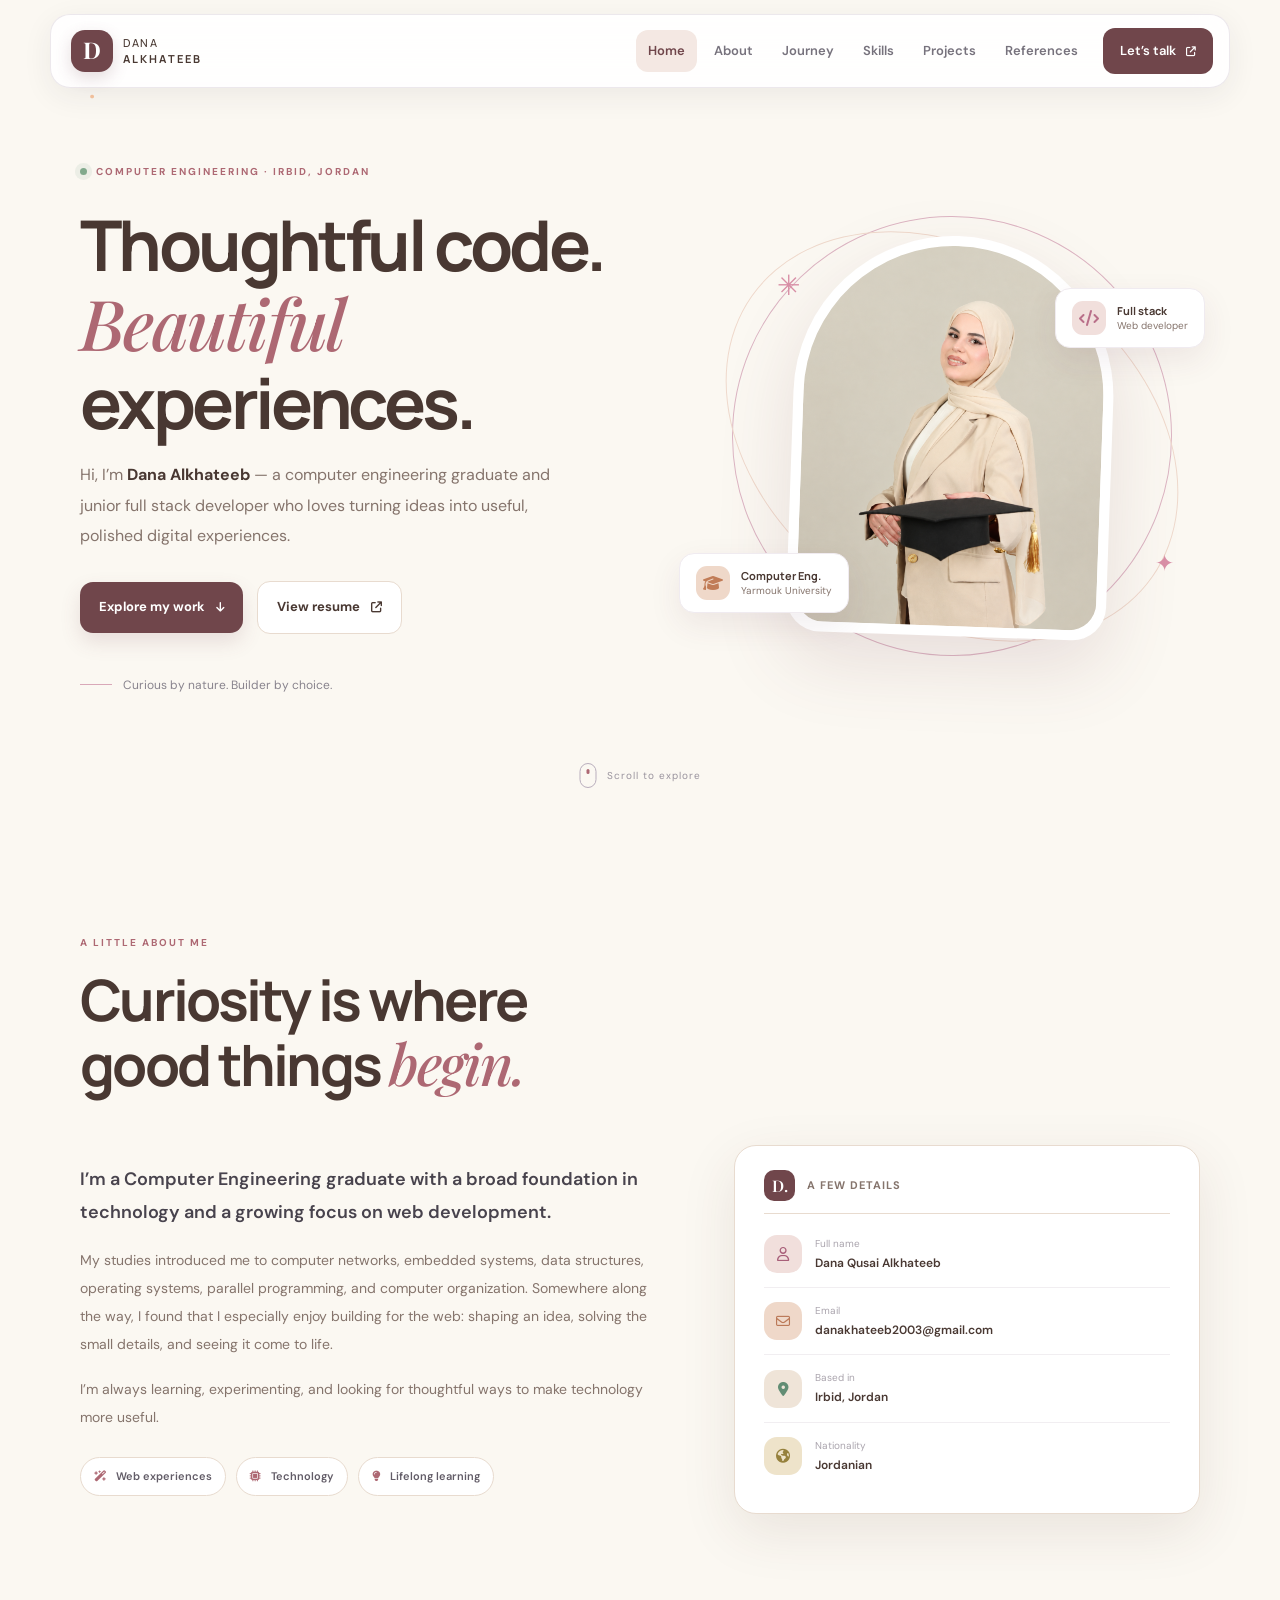
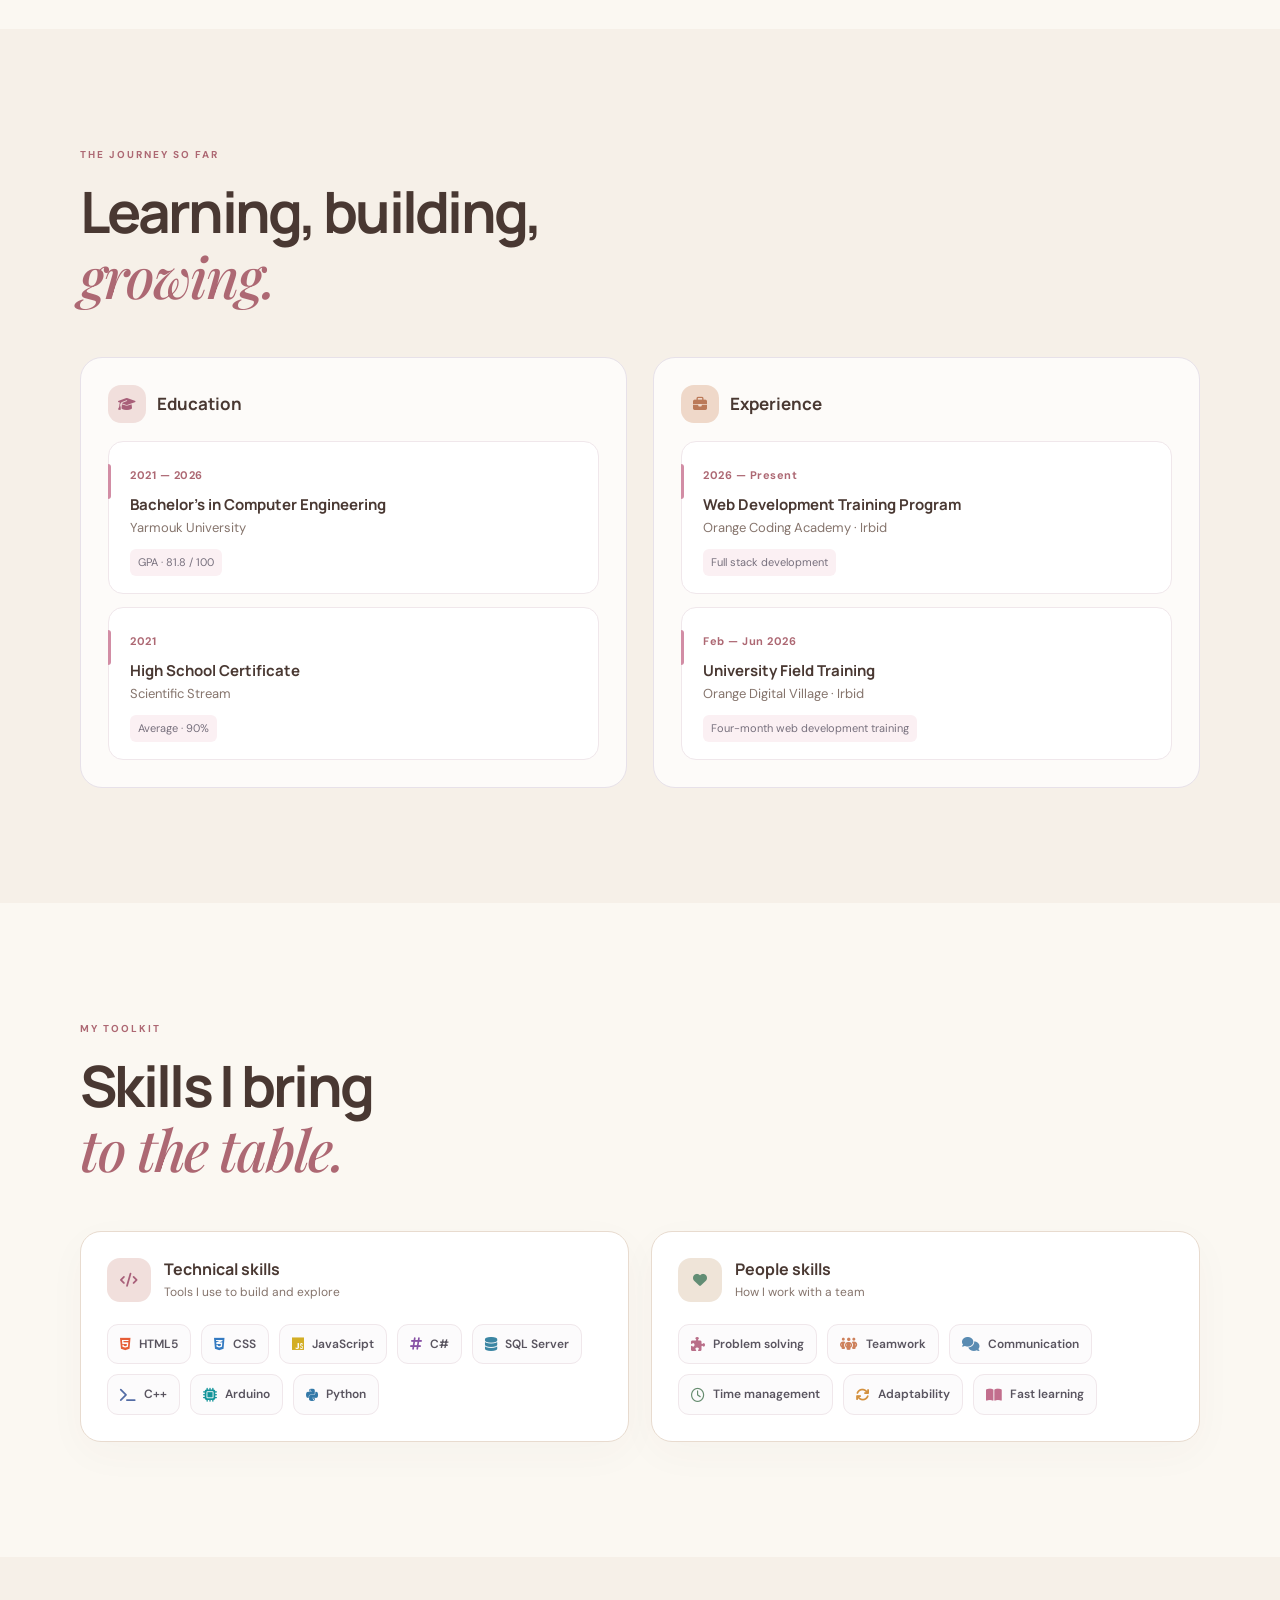
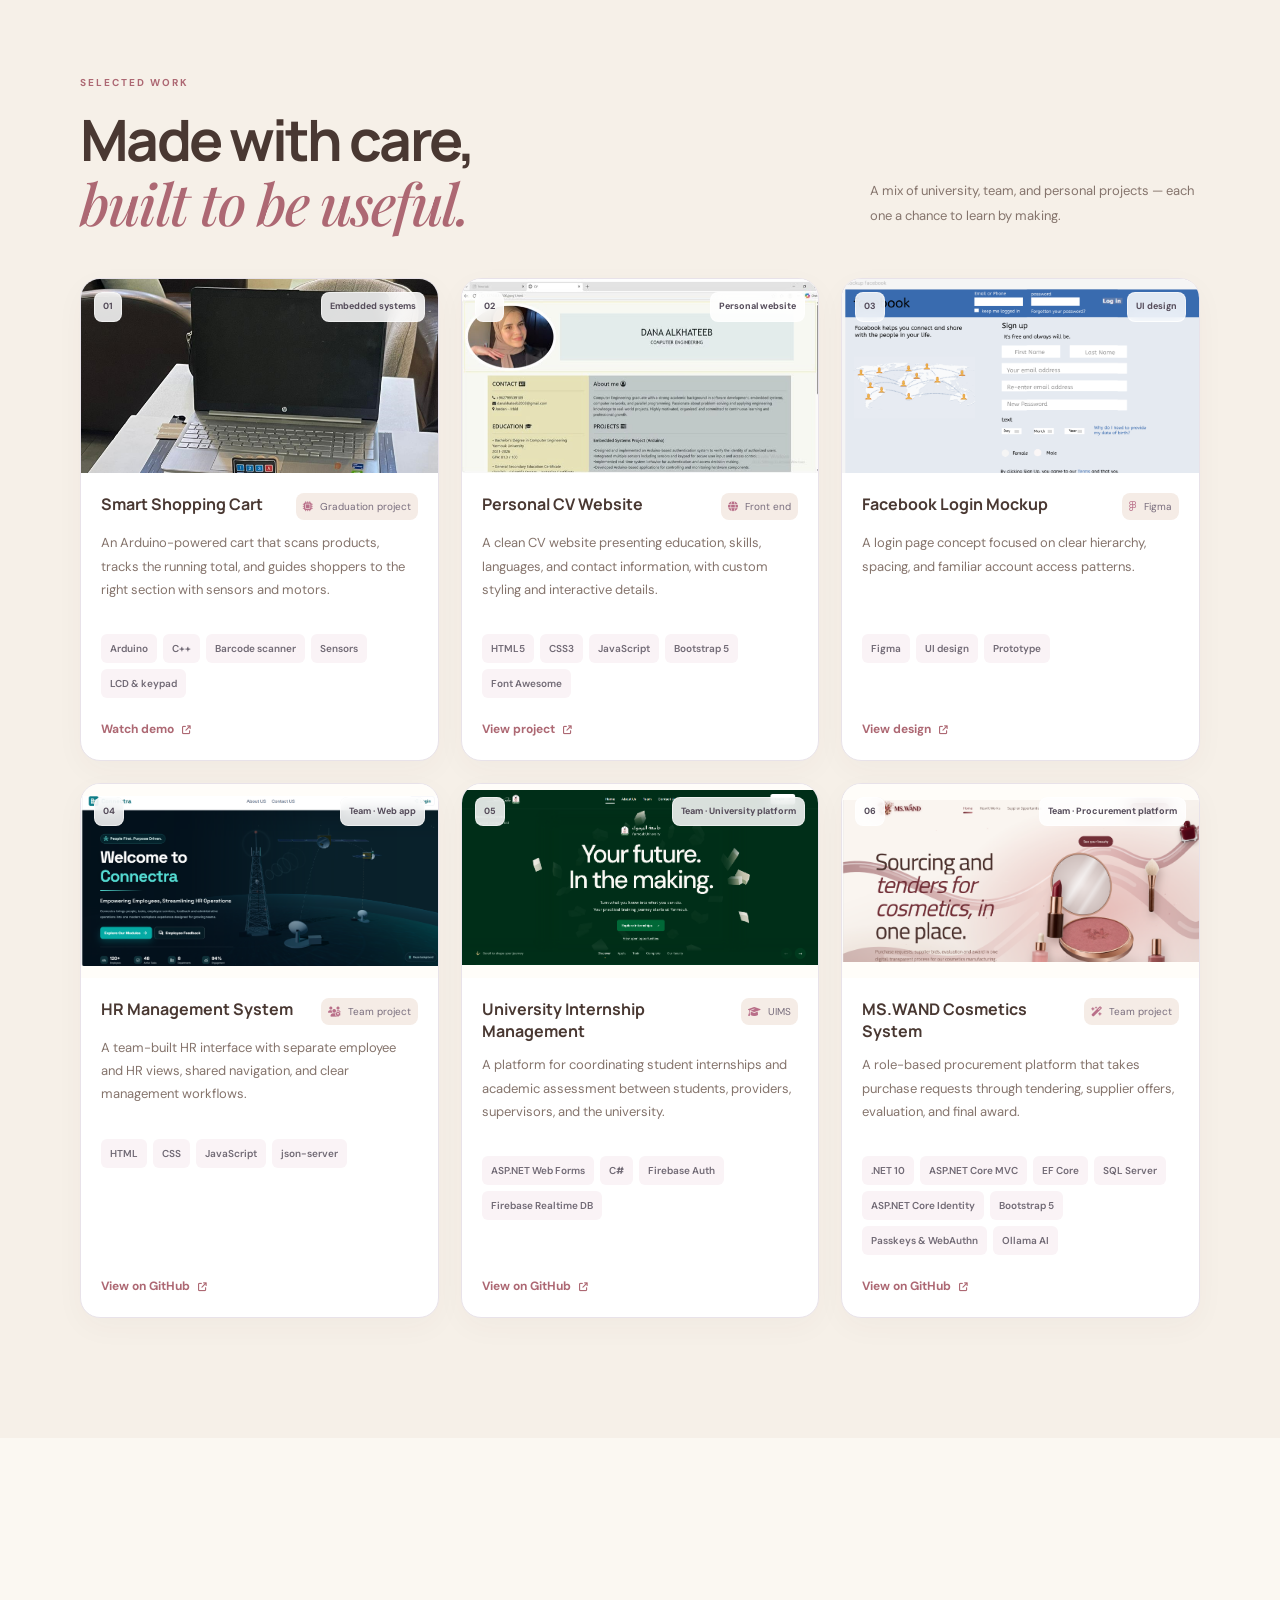
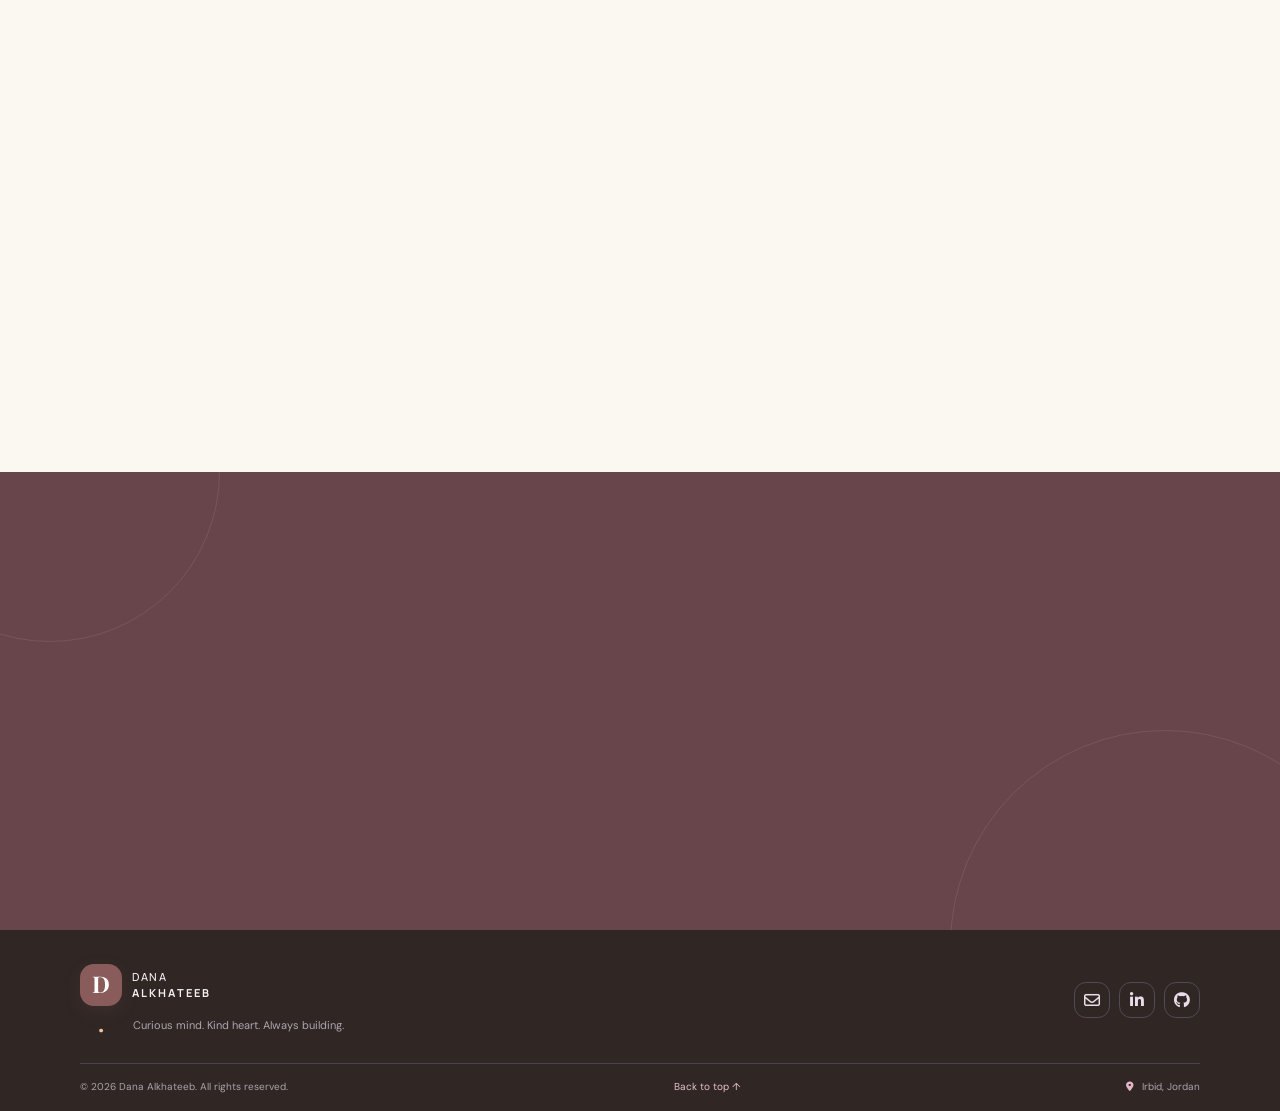
<file: index.html>
<!DOCTYPE html>
<html lang="en">
<head>
  <meta charset="UTF-8">
  <meta name="viewport" content="width=device-width, initial-scale=1.0">
  <meta name="theme-color" content="#f7f5f1">
  <meta name="description" content="Dana Alkhateeb — Computer Engineering graduate and junior full stack web developer from Irbid, Jordan.">
  <title>Dana Alkhateeb | Portfolio</title>
  <link rel="preconnect" href="https://fonts.googleapis.com">
  <link rel="preconnect" href="https://fonts.gstatic.com" crossorigin>
  <link href="https://fonts.googleapis.com/css2?family=DM+Sans:wght@400;500;600;700&family=Manrope:wght@400;500;600;700;800&family=Playfair+Display:wght@500;600;700&display=swap" rel="stylesheet">
  <link rel="stylesheet" href="https://cdnjs.cloudflare.com/ajax/libs/font-awesome/6.7.2/css/all.min.css">
  <link rel="stylesheet" href="p.css">
</head>
<body>
  <nav class="navbar" aria-label="Main navigation">
    <a class="brand" href="#home" aria-label="Dana Alkhateeb home"><span class="brand-mark">D<span>.</span></span><span class="brand-name">DANA <b>ALKHATEEB</b></span></a>
    <button class="nav-toggle" aria-expanded="false" aria-controls="nav-menu" aria-label="Toggle navigation"><i class="fa-solid fa-bars"></i></button>
    <div class="nav-menu" id="nav-menu">
      <a class="nav-link active" href="#home">Home</a><a class="nav-link" href="#about">About</a><a class="nav-link" href="#qualifications">Journey</a><a class="nav-link" href="#skillsnav">Skills</a><a class="nav-link" href="#projects">Projects</a><a class="nav-link" href="#refnav">References</a><a class="nav-cta" href="#contact">Let’s talk <i class="fa-solid fa-arrow-up-right-from-square"></i></a>
    </div>
  </nav>

  <main>
    <section class="hero section-shell" id="home">
      <div class="hero-copy reveal">
        <span class="eyebrow"><span class="status-dot"></span> COMPUTER ENGINEERING · IRBID, JORDAN</span>
        <h1>Thoughtful code.<br><em>Beautiful</em> experiences.</h1>
        <p class="hero-intro">Hi, I’m <strong>Dana Alkhateeb</strong> — a computer engineering graduate and junior full stack developer who loves turning ideas into useful, polished digital experiences.</p>
        <div class="hero-actions"><a class="button button-primary" href="#projects">Explore my work <i class="fa-solid fa-arrow-down"></i></a><a class="button button-quiet" href="https://canva.link/mftg10wpwktux8z" target="_blank" rel="noopener">View resume <i class="fa-solid fa-arrow-up-right-from-square"></i></a></div>
        <div class="hero-note"><span class="note-line"></span> Curious by nature. Builder by choice.</div>
      </div>
      <div class="hero-visual reveal"><div class="portrait-orbit orbit-one"></div><div class="portrait-orbit orbit-two"></div><div class="portrait-frame"><img src="images/ChatGPT Image Sep 14, 2026, 09_27_58 PM.png" alt="Portrait of Dana Alkhateeb"></div><div class="float-card float-code"><span class="float-icon code-icon"><i class="fa-solid fa-code"></i></span><span><b>Full stack</b><small>Web developer</small></span></div><div class="float-card float-degree"><span class="float-icon degree-icon"><i class="fa-solid fa-graduation-cap"></i></span><span><b>Computer Eng.</b><small>Yarmouk University</small></span></div><span class="sparkle sparkle-a">✳</span><span class="sparkle sparkle-b">✦</span></div>
      <a class="scroll-cue" href="#about"><span></span> Scroll to explore</a>
    </section>

    <section id="about" class="section section-shell"><div class="section-heading reveal"><span class="eyebrow">A LITTLE ABOUT ME</span><h2>Curiosity is where<br>good things <em>begin.</em></h2></div>
      <div class="about-grid"><div class="about-copy reveal"><p class="lead">I’m a Computer Engineering graduate with a broad foundation in technology and a growing focus on web development.</p><p>My studies introduced me to computer networks, embedded systems, data structures, operating systems, parallel programming, and computer organization. Somewhere along the way, I found that I especially enjoy building for the web: shaping an idea, solving the small details, and seeing it come to life.</p><p>I’m always learning, experimenting, and looking for thoughtful ways to make technology more useful.</p><div class="interest-list"><span><i class="fa-solid fa-wand-magic-sparkles"></i> Web experiences</span><span><i class="fa-solid fa-microchip"></i> Technology</span><span><i class="fa-solid fa-lightbulb"></i> Lifelong learning</span></div></div>
      <div class="about-card reveal"><div class="about-card-top"><span class="mini-mark">D.</span><span class="about-card-caption">A few details</span></div><div class="detail-row"><span class="detail-icon lilac"><i class="fa-regular fa-user"></i></span><div><small>Full name</small><b>Dana Qusai Alkhateeb</b></div></div><div class="detail-row"><span class="detail-icon peach"><i class="fa-regular fa-envelope"></i></span><div><small>Email</small><a href="mailto:danakhateeb2003@gmail.com">danakhateeb2003@gmail.com</a></div></div><div class="detail-row"><span class="detail-icon mint"><i class="fa-solid fa-location-dot"></i></span><div><small>Based in</small><b>Irbid, Jordan</b></div></div><div class="detail-row"><span class="detail-icon butter"><i class="fa-solid fa-earth-americas"></i></span><div><small>Nationality</small><b>Jordanian</b></div></div></div></div>
    </section>

    <section class="section section-tint" id="qualifications"><div class="section-shell"><div class="section-heading reveal"><span class="eyebrow">THE JOURNEY SO FAR</span><h2>Learning, building,<br><em>growing.</em></h2></div><div class="journey-grid">
      <div class="journey-column reveal"><h3><span class="heading-icon lilac"><i class="fa-solid fa-graduation-cap"></i></span> Education</h3><article class="journey-card"><span class="journey-date">2021 — 2026</span><h4>Bachelor’s in Computer Engineering</h4><p>Yarmouk University</p><span class="journey-note">GPA · 81.8 / 100</span></article><article class="journey-card"><span class="journey-date">2021</span><h4>High School Certificate</h4><p>Scientific Stream</p><span class="journey-note">Average · 90%</span></article></div>
      <div class="journey-column" id="experience"><h3><span class="heading-icon peach"><i class="fa-solid fa-briefcase"></i></span> Experience</h3><article class="journey-card"><span class="journey-date">2026 — Present</span><h4>Web Development Training Program</h4><p>Orange Coding Academy · Irbid</p><span class="journey-note">Full stack development</span></article><article class="journey-card"><span class="journey-date">Feb — Jun 2026</span><h4>University Field Training</h4><p>Orange Digital Village · Irbid</p><span class="journey-note">Four-month web development training</span></article></div>
    </div></div></section>

    <section class="section section-shell" id="skillsnav"><div class="section-heading reveal"><span class="eyebrow">MY TOOLKIT</span><h2>Skills I bring<br><em>to the table.</em></h2></div><div class="skills-grid">
      <article class="skill-panel reveal"><div class="panel-heading"><span class="heading-icon lilac"><i class="fa-solid fa-code"></i></span><div><h3>Technical skills</h3><p>Tools I use to build and explore</p></div></div><div class="skill-chips"><span class="skill-chip"><i class="fa-brands fa-html5 html"></i> HTML5</span><span class="skill-chip"><i class="fa-brands fa-css3-alt css"></i> CSS</span><span class="skill-chip"><i class="fa-brands fa-js js"></i> JavaScript</span><span class="skill-chip"><i class="fa-solid fa-hashtag csharp"></i> C#</span><span class="skill-chip"><i class="fa-solid fa-database sql"></i> SQL Server</span><span class="skill-chip"><i class="fa-solid fa-terminal cpp"></i> C++</span><span class="skill-chip"><i class="fa-solid fa-microchip arduino"></i> Arduino</span><span class="skill-chip"><i class="fa-brands fa-python python"></i> Python</span></div></article>
      <article class="skill-panel reveal"><div class="panel-heading"><span class="heading-icon mint"><i class="fa-solid fa-heart"></i></span><div><h3>People skills</h3><p>How I work with a team</p></div></div><div class="skill-chips"><span class="skill-chip"><i class="fa-solid fa-puzzle-piece soft-lilac"></i> Problem solving</span><span class="skill-chip"><i class="fa-solid fa-people-group soft-peach"></i> Teamwork</span><span class="skill-chip"><i class="fa-solid fa-comments soft-blue"></i> Communication</span><span class="skill-chip"><i class="fa-regular fa-clock soft-green"></i> Time management</span><span class="skill-chip"><i class="fa-solid fa-arrows-rotate soft-orange"></i> Adaptability</span><span class="skill-chip"><i class="fa-solid fa-book-open soft-pink"></i> Fast learning</span></div></article>
    </div></section>

    <section class="section section-tint projects-section" id="projects"><div class="section-shell"><div class="projects-heading"><div class="section-heading reveal"><span class="eyebrow">SELECTED WORK</span><h2>Made with care,<br><em>built to be useful.</em></h2></div><p class="reveal">A mix of university, team, and personal projects — each one a chance to learn by making.</p></div><div class="projects-grid">
      <article class="project-card reveal"><div class="project-cover cover-cart"><img src="images/Screenshot 2026-09-12 222320.png" alt="Smart shopping cart project preview"><span class="project-index">01</span><span class="project-category">Embedded systems</span></div><div class="project-body"><div class="project-title-row"><h3>Smart Shopping Cart</h3><span class="project-type"><i class="fa-solid fa-microchip"></i> Graduation project</span></div><p>An Arduino-powered cart that scans products, tracks the running total, and guides shoppers to the right section with sensors and motors.</p><div class="tech-tags"><span>Arduino</span><span>C++</span><span>Barcode scanner</span><span>Sensors</span><span>LCD &amp; keypad</span></div><div class="project-links"><a href="https://drive.google.com/file/d/1u0VQEjvmavPRRhezhssOoXCKhcMGgPM_/view?usp=drivesdk" target="_blank" rel="noopener">Watch demo <i class="fa-solid fa-arrow-up-right-from-square"></i></a></div></div></article>
      <article class="project-card reveal"><div class="project-cover cover-cv"><img src="images/WhatsApp Image 2026-09-12 at 7.10.41 PM.jpeg" alt="Personal CV website preview"><span class="project-index">02</span><span class="project-category">Personal website</span></div><div class="project-body"><div class="project-title-row"><h3>Personal CV Website</h3><span class="project-type"><i class="fa-solid fa-globe"></i> Front end</span></div><p>A clean CV website presenting education, skills, languages, and contact information, with custom styling and interactive details.</p><div class="tech-tags"><span>HTML5</span><span>CSS3</span><span>JavaScript</span><span>Bootstrap 5</span><span>Font Awesome</span></div><div class="project-links"><a href="https://github.com/DanaAlkhateeb123/cv-webpage/blob/main/cv.html" target="_blank" rel="noopener">View project <i class="fa-solid fa-arrow-up-right-from-square"></i></a></div></div></article>
      <article class="project-card reveal"><div class="project-cover cover-figma"><img src="images/Screenshot 2026-09-16 112122.png" alt="Facebook login page Figma mockup preview"><span class="project-index">03</span><span class="project-category">UI design</span></div><div class="project-body"><div class="project-title-row"><h3>Facebook Login Mockup</h3><span class="project-type"><i class="fa-brands fa-figma"></i> Figma</span></div><p>A login page concept focused on clear hierarchy, spacing, and familiar account access patterns.</p><div class="tech-tags"><span>Figma</span><span>UI design</span><span>Prototype</span></div><div class="project-links"><a href="https://www.figma.com/design/3aCGuNy5yKoJOCLJ4rjzJK/task1?node-id=0-1&amp;p=f&amp;t=zqpZ9tSnIsThnH7j-0" target="_blank" rel="noopener">View design <i class="fa-solid fa-arrow-up-right-from-square"></i></a></div></div></article>
      <article class="project-card reveal"><div class="project-cover cover-hr"><img src="images/connectra-home-hero.png" alt="Connectra HR system home page hero"><span class="project-index">04</span><span class="project-category">Team · Web app</span></div><div class="project-body"><div class="project-title-row"><h3>HR Management System</h3><span class="project-type"><i class="fa-solid fa-users-gear"></i> Team project</span></div><p>A team-built HR interface with separate employee and HR views, shared navigation, and clear management workflows.</p><div class="tech-tags"><span>HTML</span><span>CSS</span><span>JavaScript</span><span>json-server</span></div><div class="project-links"><a href="https://github.com/Group2Orange/Project-1" target="_blank" rel="noopener">View on GitHub <i class="fa-solid fa-arrow-up-right-from-square"></i></a></div></div></article>
      <article class="project-card reveal"><div class="project-cover cover-uims"><img src="images/yarmouk-home.png" alt="Yarmouk University internship portal home page"><span class="project-index">05</span><span class="project-category">Team · University platform</span></div><div class="project-body"><div class="project-title-row"><h3>University Internship Management</h3><span class="project-type"><i class="fa-solid fa-graduation-cap"></i> UIMS</span></div><p>A platform for coordinating student internships and academic assessment between students, providers, supervisors, and the university.</p><div class="tech-tags"><span>ASP.NET Web Forms</span><span>C#</span><span>Firebase Auth</span><span>Firebase Realtime DB</span></div><div class="project-links"><a href="https://github.com/YarmoukInter/project" target="_blank" rel="noopener">View on GitHub <i class="fa-solid fa-arrow-up-right-from-square"></i></a></div></div></article>
      <article class="project-card reveal"><div class="project-cover cover-cosmetics"><img src="images/ms-wand-home.png" alt="MS.WAND cosmetics procurement system home page"><span class="project-index">06</span><span class="project-category">Team · Procurement platform</span></div><div class="project-body"><div class="project-title-row"><h3>MS.WAND Cosmetics System</h3><span class="project-type"><i class="fa-solid fa-wand-magic-sparkles"></i> Team project</span></div><p>A role-based procurement platform that takes purchase requests through tendering, supplier offers, evaluation, and final award.</p><div class="tech-tags"><span>.NET 10</span><span>ASP.NET Core MVC</span><span>EF Core</span><span>SQL Server</span><span>ASP.NET Core Identity</span><span>Bootstrap 5</span><span>Passkeys &amp; WebAuthn</span><span>Ollama AI</span></div><div class="project-links"><a href="https://github.com/Supply-Tender-Team/Cosmetics-Management-System" target="_blank" rel="noopener">View on GitHub <i class="fa-solid fa-arrow-up-right-from-square"></i></a></div></div></article>
    </div></div></section>

    <section class="section section-shell" id="refnav"><div class="section-heading reveal"><span class="eyebrow">KIND WORDS &amp; GUIDANCE</span><h2>People who helped<br>me <em>grow.</em></h2></div><div class="reference-grid">
      <article class="reference-card reveal"><span class="reference-quote"><i class="fa-solid fa-quote-left"></i></span><h3>Coach Batool Al-Dalki</h3><p>Full Stack Development Trainer</p><a href="mailto:gt.batool.aldalki@orange.com"><i class="fa-regular fa-envelope"></i> Get in touch</a><a href="https://www.linkedin.com/in/batool-walid-b33894228" target="_blank" rel="noopener"><i class="fa-brands fa-linkedin"></i> LinkedIn</a></article>
      <article class="reference-card reveal"><span class="reference-quote"><i class="fa-solid fa-quote-left"></i></span><h3>Coach Anfal Dherat</h3><p>Full Stack Development Trainer</p><a href="mailto:gt.anfal.daharat@orange.com"><i class="fa-regular fa-envelope"></i> Get in touch</a><a href="https://www.linkedin.com/in/anfal-dherat/" target="_blank" rel="noopener"><i class="fa-brands fa-linkedin"></i> LinkedIn</a></article>
      <article class="reference-card reveal"><span class="reference-quote"><i class="fa-solid fa-quote-left"></i></span><h3>Mohammed Frehat</h3><p>Coding Academy Manager</p><a href="mailto:gt.mohammad.frhat@orange.com"><i class="fa-regular fa-envelope"></i> Get in touch</a><a href="https://www.linkedin.com/in/mohammed-frehat-9222402b" target="_blank" rel="noopener"><i class="fa-brands fa-linkedin"></i> LinkedIn</a></article>
    </div></section>

    <section class="contact-section" id="contact"><div class="contact-shell reveal"><span class="eyebrow">HAVE A PROJECT IN MIND?</span><h2>Let’s make something<br><em>meaningful.</em></h2><p>I’m always glad to meet people building thoughtful things. Drop me a line.</p><a class="button button-light" href="mailto:danakhateeb2003@gmail.com">Say hello <i class="fa-solid fa-arrow-up-right-from-square"></i></a></div><div class="contact-decoration decor-one"></div><div class="contact-decoration decor-two"></div></section>
  </main>
  <footer class="footer"><div class="footer-main"><a class="brand footer-brand" href="#home"><span class="brand-mark">D<span>.</span></span><span class="brand-name">DANA <b>ALKHATEEB</b></span></a><p>Curious mind. Kind heart. Always building.</p><div class="social-links"><a href="mailto:danakhateeb2003@gmail.com" aria-label="Email Dana"><i class="fa-regular fa-envelope"></i></a><a href="https://www.linkedin.com/in/dana-alkhateeb-3636a5422/" target="_blank" rel="noopener" aria-label="LinkedIn"><i class="fa-brands fa-linkedin-in"></i></a><a href="https://github.com/DanaAlkhateeb123/" target="_blank" rel="noopener" aria-label="GitHub"><i class="fa-brands fa-github"></i></a></div></div><div class="footer-bottom"><span>© <span id="year">2026</span> Dana Alkhateeb. All rights reserved.</span><a href="#home">Back to top ↑</a><span><i class="fa-solid fa-location-dot"></i> Irbid, Jordan</span></div></footer>
  <script src="script.js"></script>
</body>
</html>
</file>
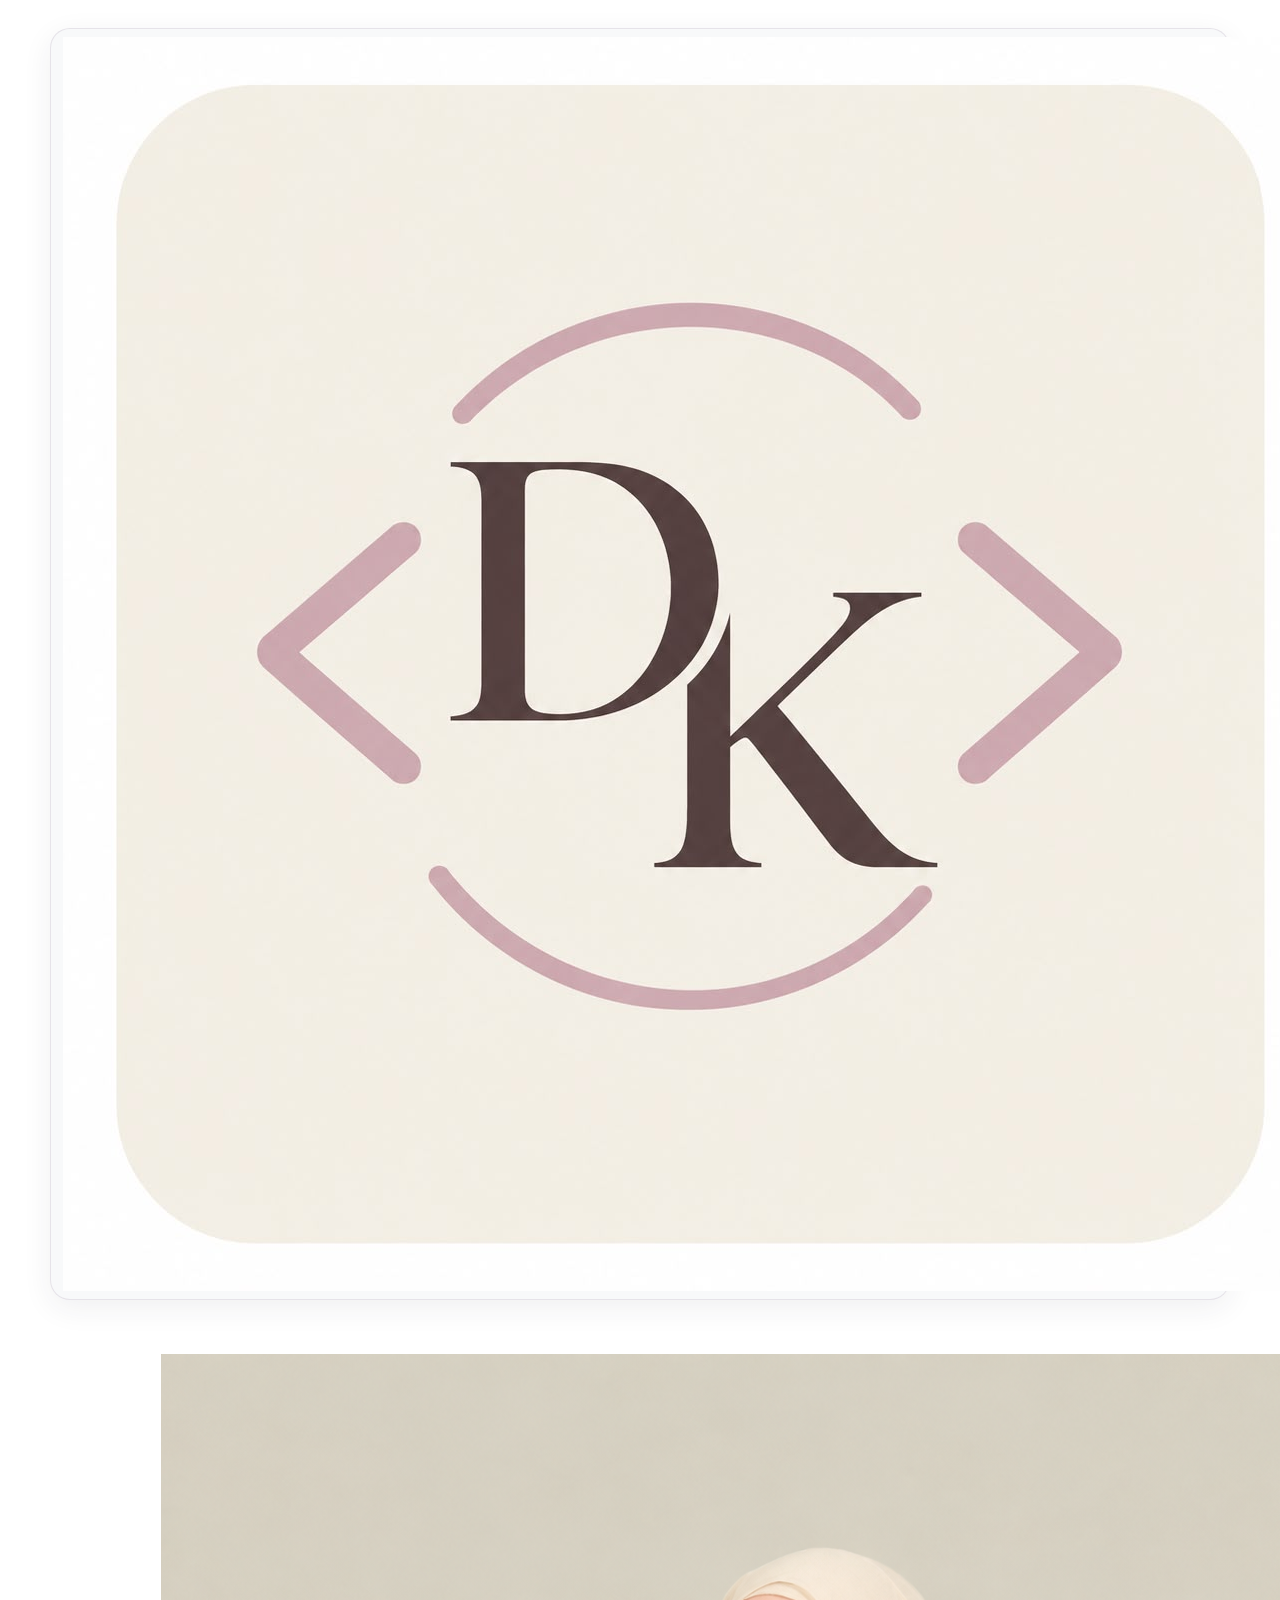
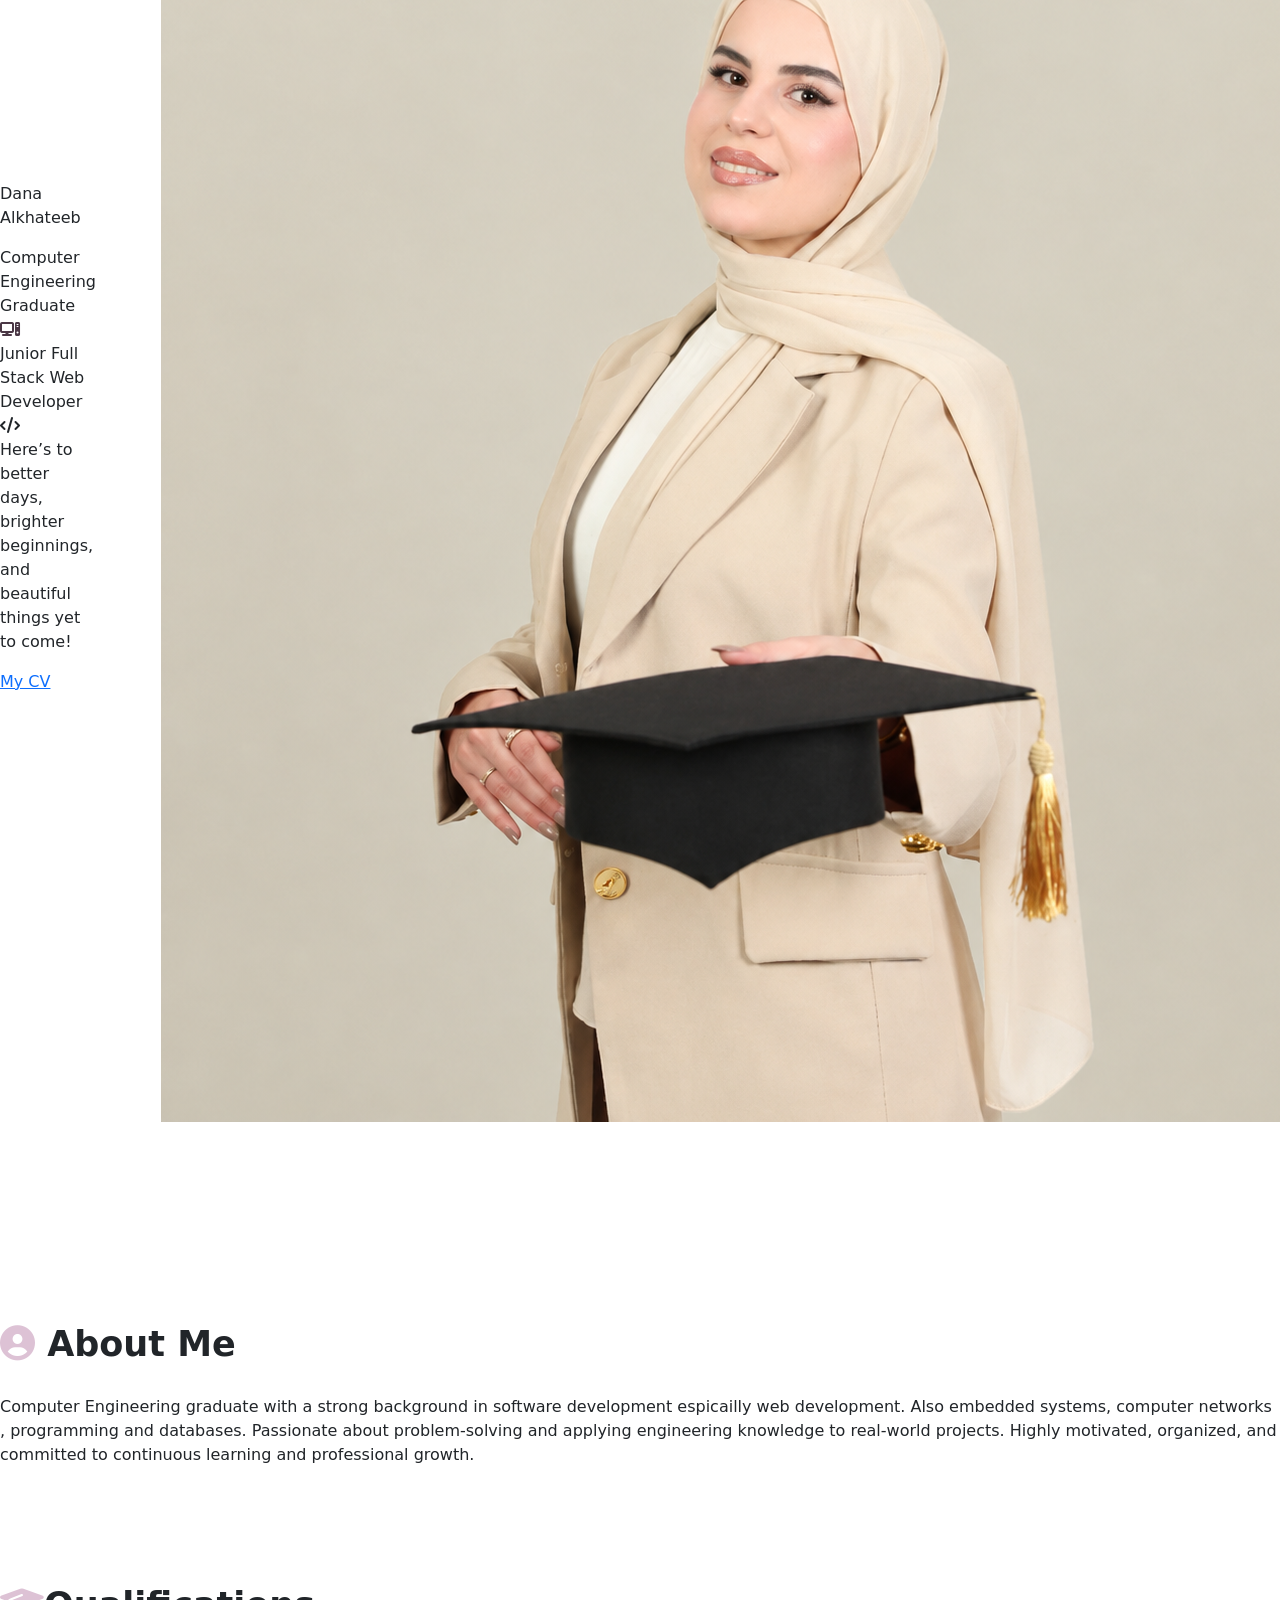
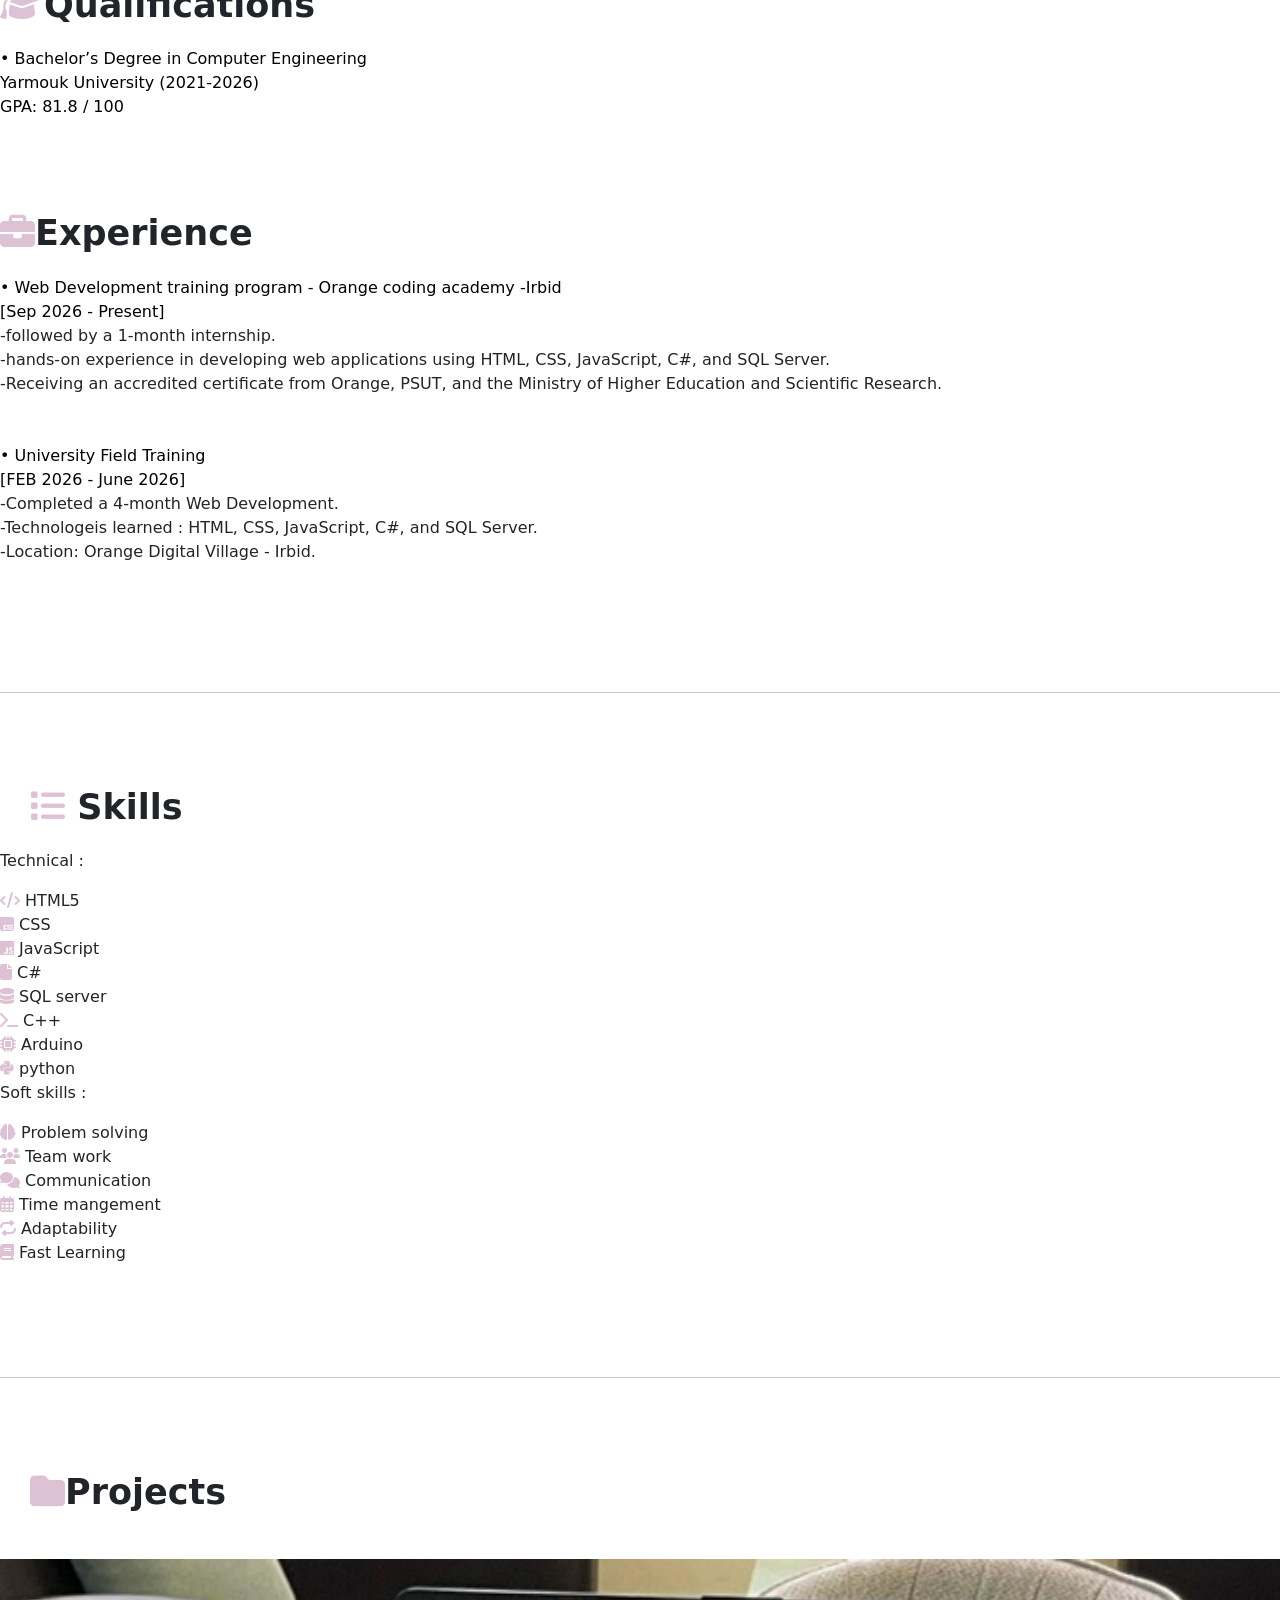
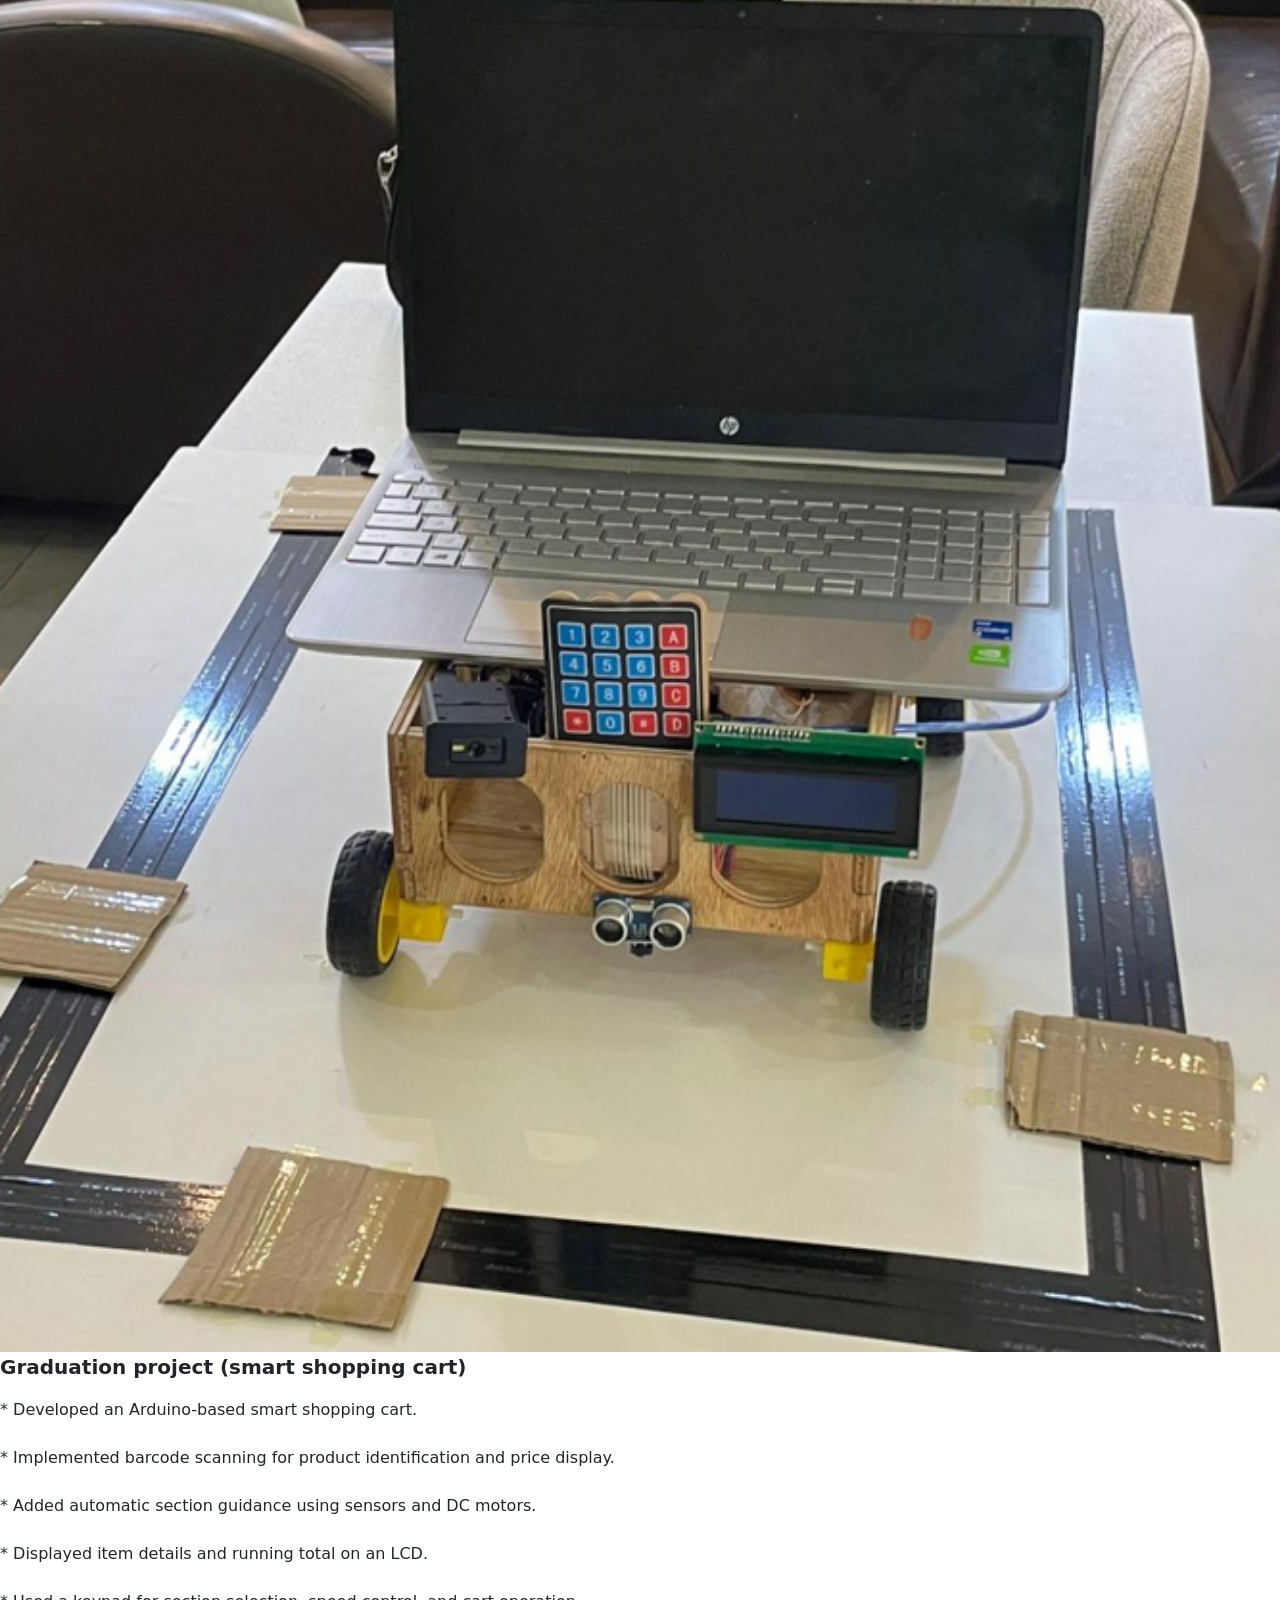
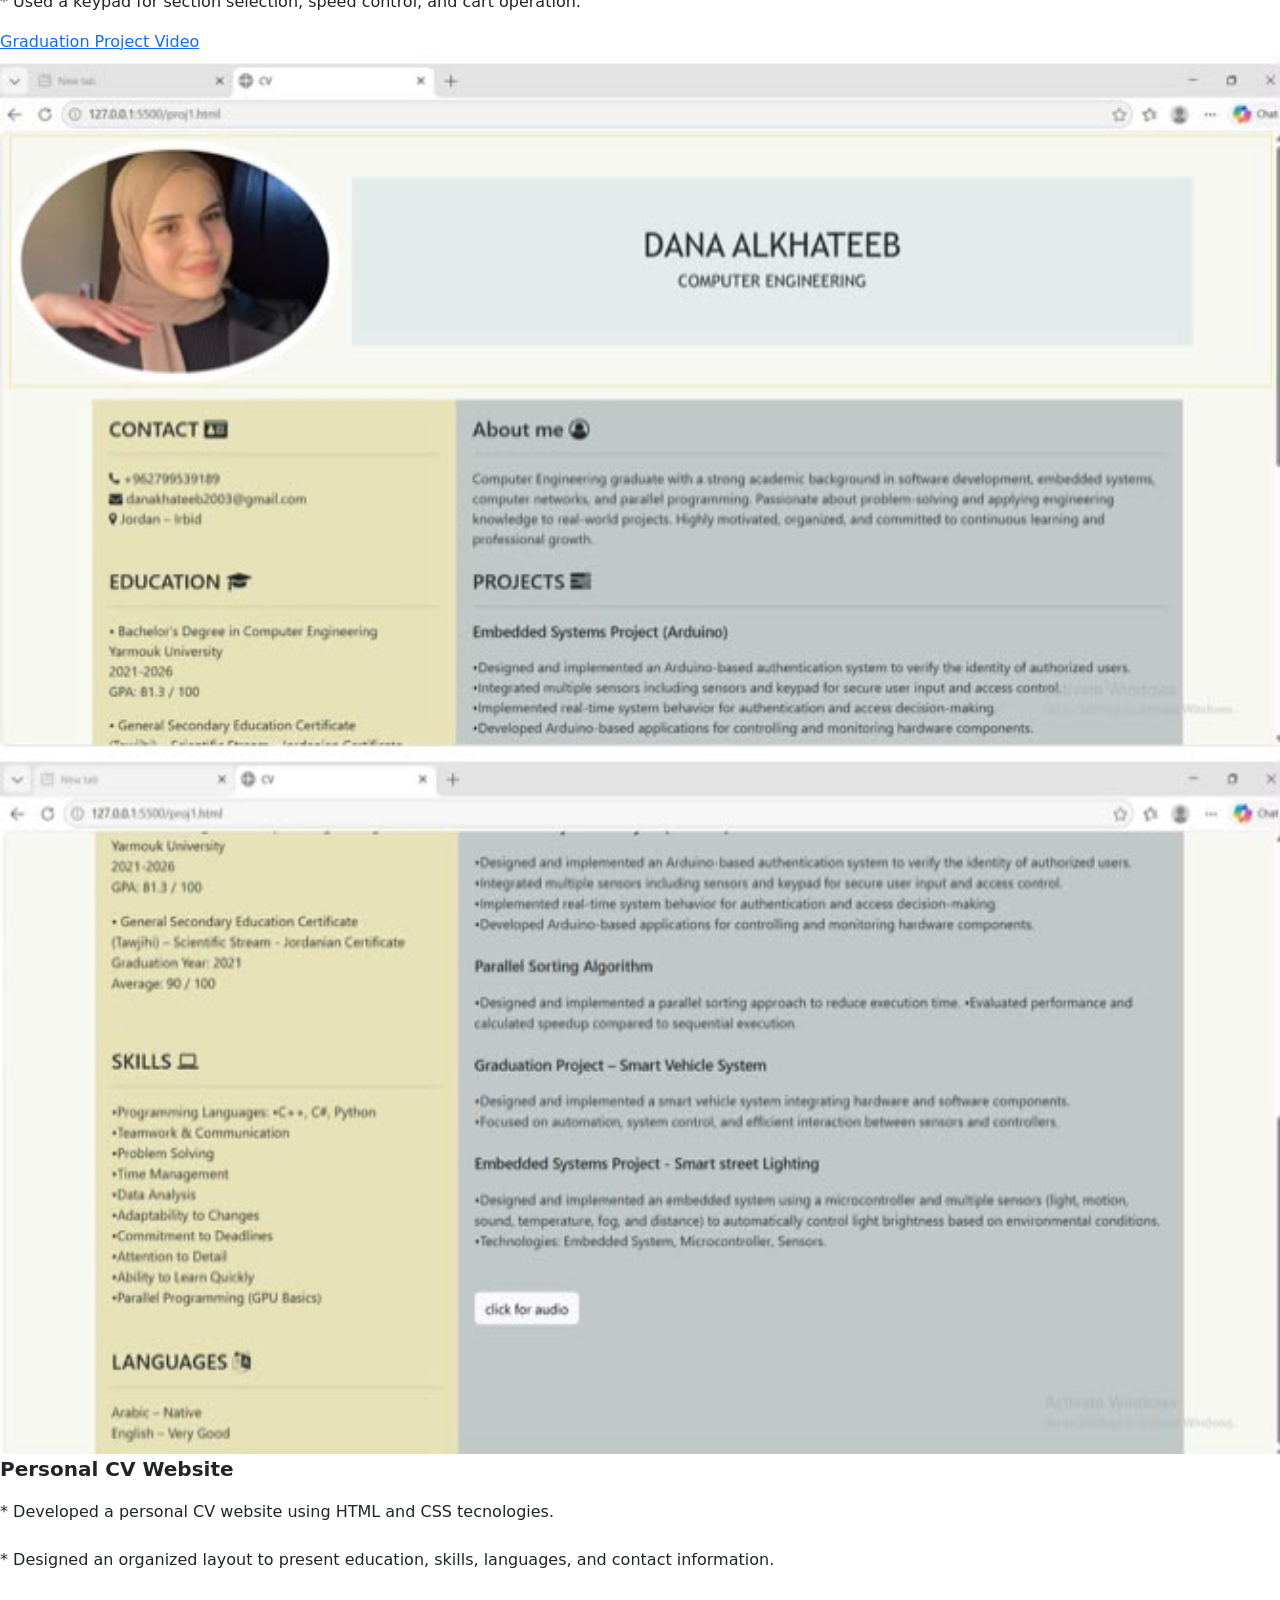
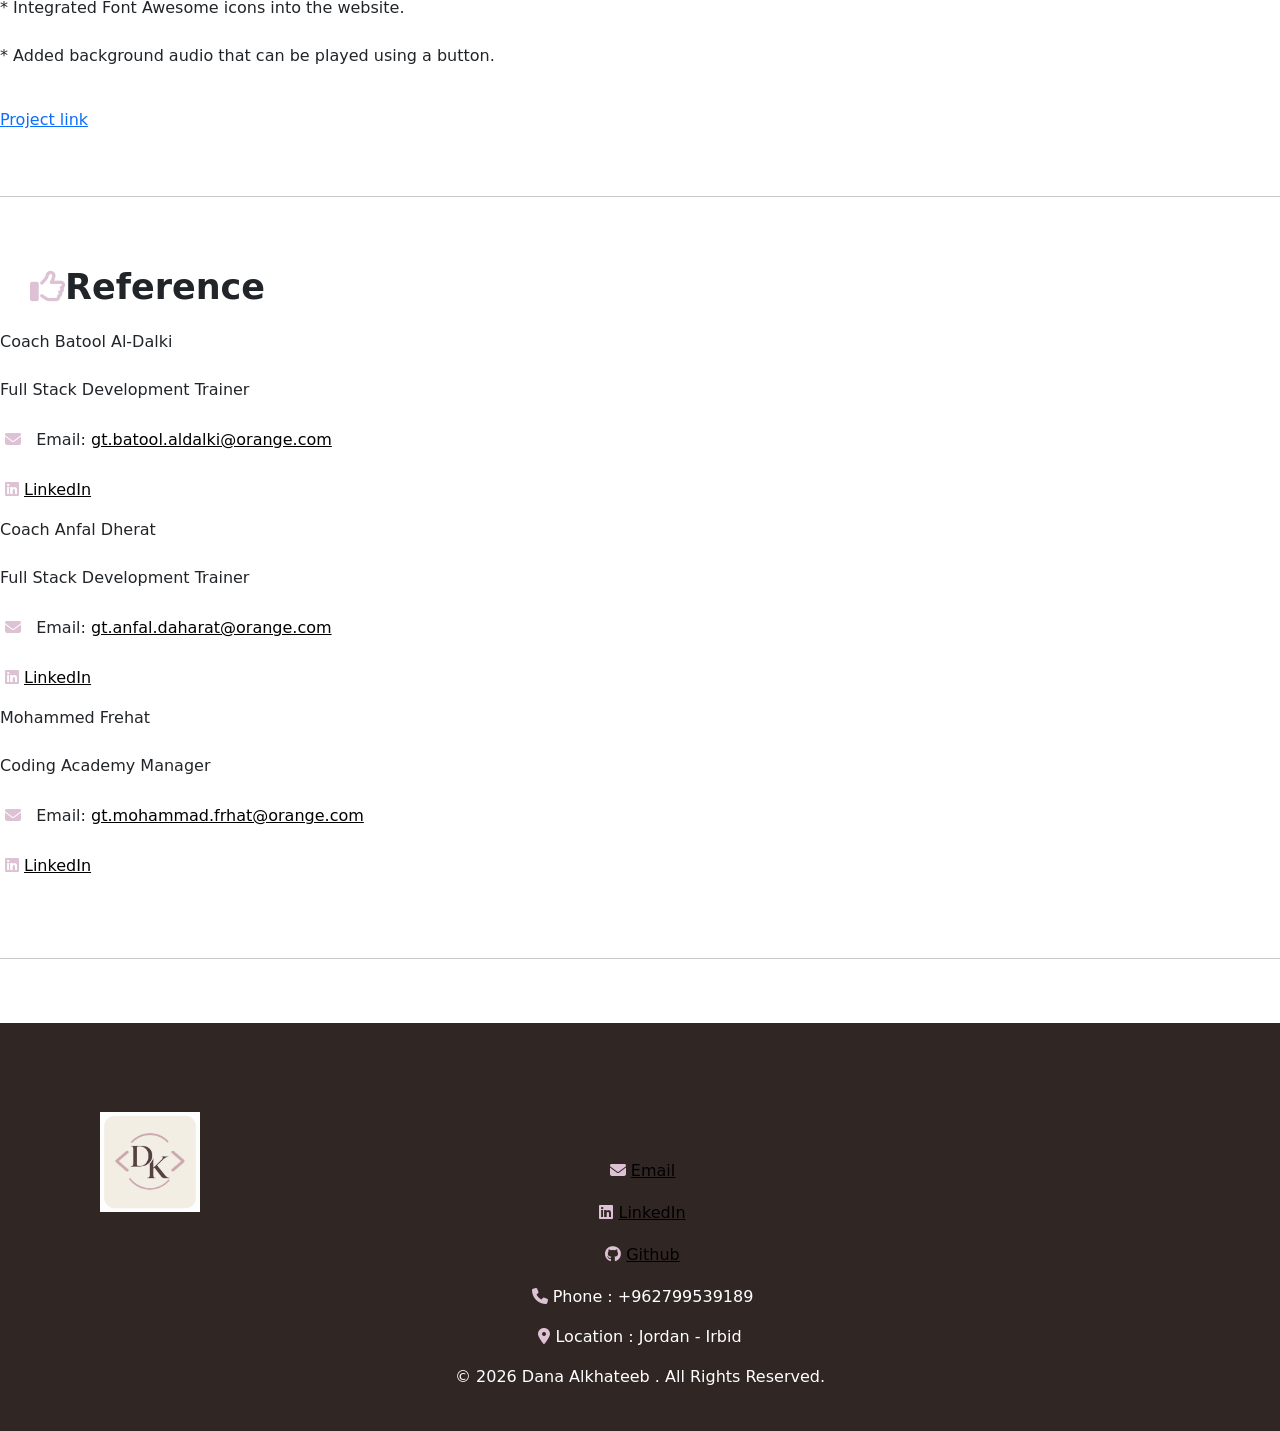
<file: p.html>
<!DOCTYPE html>
<html lang="en">
<head>
    <meta charset="UTF-8">
    <meta name="viewport" content="width=device-width, initial-scale=1.0">

    <title>Dana Alkhateeb - Portfolio</title>

    <link rel="stylesheet" href="p.css">
    <link href="https://cdn.jsdelivr.net/npm/bootstrap@5.3.8/dist/css/bootstrap.min.css"
        rel="stylesheet">
    <link rel="preconnect" href="https://fonts.googleapis.com">
    <link rel="preconnect" href="https://fonts.gstatic.com" crossorigin>
    <link href="https://fonts.googleapis.com/css2?family=Cormorant+Garamond:ital,wght@0,300..700;1,300..700&display=swap"
        rel="stylesheet">
    <link href="https://fonts.googleapis.com/css2?family=Open+Sans:ital,wght@0,300..800;1,300..800&display=swap"
        rel="stylesheet">
    <link rel="stylesheet"
        href="https://cdnjs.cloudflare.com/ajax/libs/font-awesome/6.7.2/css/all.min.css">
    <script src="https://cdn.jsdelivr.net/npm/bootstrap@5.3.8/dist/js/bootstrap.bundle.min.js"></script>
</head>

<body>
   
 <nav class="navbar navbar-expand-lg bg-body-tertiary">
    <div class="container-fluid">

        <img src="WhatsApp Image 2026-09-11 at 5.00.55 PM.jpeg" class="logo">

        <button class="navbar-toggler" 
                type="button" 
                data-bs-toggle="collapse" 
                data-bs-target="#navbarNav" 
                aria-controls="navbarNav" 
                aria-expanded="false" 
                aria-label="Toggle navigation">

            <span class="navbar-toggler-icon"></span>

        </button>

        <div class="collapse navbar-collapse" id="navbarNav">

            <ul class="navbar-nav ms-auto">

                <li class="nav-item n">
                    <a class="nav-link active" href="#">Home</a>
                </li>

                <li class="nav-item n">
                    <a class="nav-link" href="#about">About</a>
                </li>

                <li class="nav-item n">
                    <a class="nav-link" href="#qualifications">Qualification</a>
                </li>
                
                <li class="nav-item n">
                    <a class="nav-link" href="#experience">Experience</a>
                </li>


                <li class="nav-item n">
                    <a class="nav-link" href="#skillsnav">Skills</a>
                </li>

                <li class="nav-item n">
                    <a class="nav-link" href="#projects">Projects</a>
                </li>

                <li class="nav-item n">
                    <a class="nav-link" href="#refnav">References</a>
                </li>

                <li class="nav-item n">
                    <a class="nav-link" href="#contact">Contact</a>
                </li>

            </ul>

        </div>

    </div>
</nav>


<section class="hero">
  <div class="left">
    <p class="name">Dana Alkhateeb</p>

     <div class="info">
      <span>Computer Engineering Graduate</span>
      <i class="fa-solid fa-computer" style="color: rgb(74, 55, 69);"></i>
    </div>
    <div class="info">
      <span>Junior Full Stack Web Developer</span>
      <i class="fa-solid fa-code"></i>
    </div>

    <p class="info">
      Here’s to better days, brighter beginnings,
      and beautiful things yet to come!
    </p>
    <a href="https://canva.link/mftg10wpwktux8z" target="_blank" class="mybtn"> My CV</a>
  </div>
   <div><img src="ChatGPT Image Sep 14, 2026, 09_27_58 PM.png" id="photo">
  </div>
</section>
<br><br><br><br>

<section class="aboutme" id="about">
<div style="display: inline-block;font-size: 35px;font-weight: bold; " class="font1" >
<i class="fa-solid fa-circle-user" style="color: rgb(221, 194, 213);"></i>
About Me</div><br><br>
<p>Computer Engineering graduate with a strong background in
software development espicailly web development. Also embedded systems, computer networks
, programming and databases. Passionate about problem-solving and applying
engineering knowledge to real-world projects. Highly motivated,
organized, and committed to continuous learning and professional growth.</p>
</section><br><br><br><br>



<div class="qual" id="qualifications">
<p style="display: inline-block;font-size:35px;font-weight: bold;" class="font1">
<i class="fa-solid fa-graduation-cap" style="color: rgb(221, 194, 213);"></i>Qualifications</p>
<p class="font2" style="color: black;">• Bachelor’s Degree in Computer Engineering<br>
<span class="font2">Yarmouk University (2021-2026)<br>
GPA: 81.8 / 100<br></span>
</p></div><br><br><br>

<div class="ex" id="experience">
<p style="display: inline-block;font-size:35px;font-weight: bold;" class="font1">
<i class="fa-solid fa-briefcase" style="color: rgb(221, 194, 213);"></i>Experience</p>
<p>
<span class="font2" style="color: black;"> • Web Development training program - Orange coding academy -Irbid <br>[Sep 2026 - Present]</span><br>
<span class="font2">
-followed by a 1-month internship.<br>
-hands-on experience in developing web applications using HTML, CSS, JavaScript, C#, and SQL Server.<br>
-Receiving an accredited certificate from Orange, PSUT, 
and the Ministry of Higher Education and Scientific Research.</span><br><br><br>
<span class="font2" style="color: black;">• University Field Training<br>
[FEB 2026 - June 2026]</span><br><span class="font2">
-Completed a 4-month Web Development.<br>
-Technologeis learned : HTML, CSS, JavaScript, C#, and SQL Server.<br>
-Location: Orange Digital Village - Irbid.</span><br>


</p></div>
<br><br><br><br><hr><br><br><br>



<p style="display: inline-block;font-size:35px;font-weight: bold; padding-left: 30px;" class="font1"id="skillsnav">
<i class="fa-notdog fa-solid fa-list" style="color: rgb(221, 194, 213);"></i>
Skills</p><br>
<section class="skills">
<div class="bigskillbox" >
<p class="font2">Technical :</p>
<div class="smallskillbox"><i class="fa-solid fa-code" style="color: rgb(221, 194, 213);"></i> HTML5</div>
<div class="smallskillbox"><i class="fa-brands fa-css" style="color: rgb(221, 194, 213);"></i> CSS</div>
<div class="smallskillbox"><i class="fa-brands fa-js" style="color: rgb(221, 194, 213);"></i> JavaScript</div>
<div class="smallskillbox"><i class="fa-solid fa-file" style="color: rgb(221, 194, 213);"></i> C#</div>
<div class="smallskillbox"><i class="fa-solid fa-database" style="color: rgb(221, 194, 213);"></i> SQL server</div>
<div class="smallskillbox"><i class="fa-solid fa-terminal" style="color: rgb(221, 194, 213);"></i> C++</div>
<div class="smallskillbox"><i class="fa-solid fa-microchip" style="color: rgb(221, 194, 213);"></i> Arduino</div>
<div class="smallskillbox"><i class="fa-brands fa-python" style="color: rgb(221, 194, 213);"></i> python</div>
  </div>
<div class="bigskillbox">
<p class="font2">Soft skills :</p>
<div class="smallskillbox"><i class="fa-solid fa-brain" style="color: rgb(221, 194, 213);"></i> Problem solving</div>
<div class="smallskillbox"><i class="fa-solid fa-users" style="color: rgb(221, 194, 213);"></i> Team work</div>
<div class="smallskillbox"><i class="fa-solid fa-comments" style="color: rgb(221, 194, 213);"></i> Communication</div>
<div class="smallskillbox"><i class="fa-regular fa-calendar-days" style="color: rgb(221, 194, 213);"></i> Time mangement</div>
<div class="smallskillbox"><i class="fa-solid fa-repeat" style="color: rgb(221, 194, 213);"></i> Adaptability</div>
<div class="smallskillbox"><i class="fa-solid fa-book" style="color: rgb(221, 194, 213);"></i> Fast Learning</div>


  </div>
</section>
<br><br><br><br><hr><br><br><br>


<p style="display: inline-block;font-size:35px;font-weight: bold; padding-left: 30px;" class="font1" id="projects">
<i class="fa-solid fa-folder" style="color: rgb(221, 194, 213);"></i>Projects</p><br><br>
<section class="projsec">
  <div class="projbox" >
    <img src="Screenshot 2026-09-12 222320.png" style="width:100%;height:50%;">
<p class="font1" style="font-weight: bold; font-size:20px;">Graduation project (smart shopping cart)</p>
<p class="font2">
* Developed an Arduino-based smart shopping cart.<br><br>
* Implemented barcode scanning for product identification and price display.<br><br>
* Added automatic section guidance using sensors and DC motors.<br><br>
* Displayed item details and running total on an LCD.<br><br>
* Used a keypad for section selection, speed control, and cart operation.
</p>
  <a href="https://drive.google.com/file/d/1u0VQEjvmavPRRhezhssOoXCKhcMGgPM_/view?usp=drivesdk" 
  target="_blank" class="mybtn">Graduation Project Video</a>
  </div>
  <div class="projbox">
    <img src="WhatsApp Image 2026-09-12 at 7.10.41 PM.jpeg" style="width:100%;height:50%;">
<p class="font1" style="font-weight: bold; font-size:20px;">Personal CV Website</p>
<p class="font2">
* Developed a personal CV website using HTML and CSS tecnologies.<br><br>
* Designed an organized layout to present education, skills, languages, and contact information.<br><br>
* Integrated Font Awesome icons into the website.<br><br>
* Added background audio that can be played using a button.<br><br>
</p>
  <a href="" 
  target="_blank" class="mybtn"> Project link</a>
  </div>
</section><br><br><hr><br><br>


<section class="reference" id="refnav">
  <p style="font-size:35px;font-weight: bold; padding-left: 30px; margin-right:50px;" class="font1">
  <i class="fa-regular fa-thumbs-up" style="color: rgb(221, 194, 213);"></i>Reference</p>
  <div class="ref">Coach Batool Al-Dalki<br><br>
Full Stack Development Trainer<br><br>
  <i class="fa-solid fa-envelope" style="color: rgb(221, 194, 213); margin:5px;"></i>&nbsp Email:
     <a href="mailto:gt.batool.aldalki@orange.com" style="color: black;">gt.batool.aldalki@orange.com</a><br><br>
  <a href="https://www.linkedin.com/in/batool-walid-b33894228?utm_source=share_via&utm_content=profile&utm_medium=member_ios" target="_blank" style="color: black;">
  <i class="fa-brands fa-linkedin" style="color: rgb(221, 194, 213); margin:5px;"></i>LinkedIn</a></p></div>
  
  <div class="ref">Coach Anfal Dherat<br><br>
Full Stack Development Trainer<br><br>
    <i class="fa-solid fa-envelope" style="color: rgb(221, 194, 213); margin:5px;"></i>&nbsp Email:
     <a href="mailto:gt.anfal.daharat@orange.com" style="color: black;">gt.anfal.daharat@orange.com</a><br><br>
  <a href=" https://www.linkedin.com/in/anfal-dherat/" target="_blank" style="color: black;">
  <i class="fa-brands fa-linkedin" style="color: rgb(221, 194, 213); margin:5px;"></i>LinkedIn</a></p></div>

 <div class="ref">Mohammed Frehat<br><br>
Coding Academy Manager<br><br>
  <i class="fa-solid fa-envelope" style="color: rgb(221, 194, 213); margin:5px;"></i>&nbsp Email:
     <a href="mailto:gt.mohammad.frhat@orange.com" style="color: black;">gt.mohammad.frhat@orange.com</a><br><br>
  <a href="https://www.linkedin.com/in/mohammed-frehat-9222402b?utm_source=share_via&utm_content=profile&utm_medium=member_android" target="_blank" style="color: black;">
  <i class="fa-brands fa-linkedin" style="color: rgb(221, 194, 213); margin:5px;"></i>LinkedIn</a></p></div>
</section><br><br><hr><br><br>


<div class="footer" id="contact">
   <img style="position: relative; top:55px; left:20px;" src="WhatsApp Image 2026-09-11 at 5.00.55 PM.jpeg" 
   alt="Logo" width="100px" height="100px" id="footerlogo">
<div class="links" >

<p style="text-align: center;">
  <a href="mailto:danakhateeb2003@gmail.com" style="color: black;" >
  <i class="fa-solid fa-envelope" style="color: rgb(221, 194, 213); margin:5px;"></i>Email </a></p> 

<p style="text-align: center;">
  <a href="https://www.linkedin.com/in/dana-alkhateeb-3636a5422/" target="_blank" style="color: black;">
  <i class="fa-brands fa-linkedin" style="color: rgb(221, 194, 213); margin:5px;"></i>LinkedIn</a></p>

  <p style="text-align: center;">
  <a href="https://github.com/DanaAlkhateeb123/" target="_blank" style="color: black;" >
 <i class="fa-brands fa-github" style="color: rgb(221, 194, 213);margin:5px;"></i>Github</a></p>

<p style="text-align: center;">
    <i class="fa-solid fa-phone"style="color: rgb(221, 194, 213); margin:5px;"></i>Phone : +962799539189</p>

<p style="text-align: center;">
    <i class="fa-solid fa-location-dot" style="color: rgb(221, 194, 213);"></i> Location : Jordan - Irbid</p>

  </div>
  <p style="text-align: center; padding-bottom: 10px;">© 2026 Dana Alkhateeb . All Rights Reserved.</p>
</div>
</body>
</html>
</file>
<file: p.css>
:root{--paper:#f7f5f1;--white:#fff;--ink:#292631;--muted:#77747f;--plum:#b96f89;--plum-dark:#754354;--lavender:#f3dfe6;--peach:#f5e0d4;--mint:#dcece4;--butter:#f3ebce;--line:#e9e4e8;--shadow:0 18px 55px rgba(48,39,57,.09);--font:"DM Sans",sans-serif;--display:"Manrope",sans-serif;--serif:"Playfair Display",serif}
*{box-sizing:border-box}html{scroll-behavior:smooth;scroll-padding-top:100px}body{margin:0;background:var(--paper);color:var(--ink);font-family:var(--font);font-size:16px;line-height:1.7;overflow-x:hidden}a{color:inherit}
.navbar{position:sticky;top:14px;z-index:20;width:min(1180px,calc(100% - 40px));min-height:74px;margin:14px auto -102px;padding:10px 16px 10px 20px;border:1px solid rgba(118,93,125,.14);border-radius:20px;background:rgba(255,255,255,.87);backdrop-filter:blur(18px);box-shadow:0 8px 30px rgba(48,39,57,.07);display:flex;align-items:center;justify-content:space-between}.brand{display:inline-flex;align-items:center;gap:10px;text-decoration:none}.brand-mark{width:42px;height:42px;border-radius:14px;background:var(--plum-dark);color:white;display:grid;place-items:center;font-family:var(--serif);font-size:23px;font-weight:700;box-shadow:0 6px 16px #75435430}.brand-mark span{color:#f0bf9b}.brand-name{font-family:var(--display);font-size:11px;letter-spacing:1.7px;font-weight:500;line-height:1.5}.brand-name b{display:block;letter-spacing:2.1px}.nav-menu{display:flex;align-items:center;gap:5px}.nav-link,.nav-cta{padding:10px 12px;text-decoration:none;font-size:13px;font-weight:600;color:#77727d;border-radius:12px;transition:.25s ease}.nav-link:hover,.nav-link.active{background:#f8eaf0;color:var(--plum-dark)}.nav-cta{margin-left:8px;background:var(--plum-dark);color:white;padding:12px 17px}.nav-cta:hover{background:var(--plum);color:white;transform:translateY(-2px);box-shadow:0 8px 18px #75435433}.nav-cta i{font-size:10px;margin-left:7px}.nav-toggle{display:none}
.section-shell{width:min(1120px,calc(100% - 48px));margin-inline:auto}.hero{min-height:760px;padding-top:170px;padding-bottom:100px;position:relative;display:grid;grid-template-columns:1.06fr .94fr;align-items:center;gap:65px}.hero-copy{padding-bottom:22px}.eyebrow{font-size:10px;font-weight:700;letter-spacing:2px;color:var(--plum);display:inline-flex;align-items:center;gap:9px}.status-dot{height:7px;width:7px;border-radius:50%;background:#81a98c;box-shadow:0 0 0 5px #81a98c20;animation:pulse 2.3s infinite}.hero h1,.section-heading h2,.contact-shell h2{font-family:var(--display);font-size:clamp(43px,6vw,70px);line-height:1.11;letter-spacing:-3.6px;margin:23px 0 19px;font-weight:700}.hero h1 em,.section-heading h2 em,.contact-shell h2 em{font-family:var(--serif);font-weight:500;color:var(--plum);letter-spacing:-2px}.hero-intro{max-width:510px;color:var(--muted);font-size:16px;line-height:1.9;margin:0}.hero-intro strong{color:var(--ink)}.hero-actions{display:flex;flex-wrap:wrap;align-items:center;gap:14px;margin-top:30px}.button{display:inline-flex;justify-content:center;align-items:center;gap:11px;padding:14px 19px;border-radius:13px;font-size:13px;font-weight:700;text-decoration:none;transition:transform .25s,box-shadow .25s,background .25s}.button:hover{transform:translateY(-3px)}.button-primary{color:white;background:var(--plum-dark);box-shadow:0 9px 20px #75435425}.button-primary:hover{color:white;background:var(--plum);box-shadow:0 14px 26px #75435438}.button-primary i,.button-quiet i,.button-light i{font-size:11px}.button-quiet{color:var(--ink);background:#fff;border:1px solid var(--line)}.button-quiet:hover{box-shadow:var(--shadow)}.hero-note{margin-top:41px;display:flex;align-items:center;gap:11px;color:#88838d;font-size:12px}.note-line{width:32px;height:1px;background:#d9a8b8}.hero-visual{height:460px;display:grid;place-items:center;position:relative}.portrait-frame{width:320px;height:400px;padding:10px;background:#fff;border-radius:170px 170px 36px 36px;position:relative;z-index:2;box-shadow:0 28px 75px #713d5024;transform:rotate(2deg);overflow:hidden}.portrait-frame img{height:100%;width:100%;border-radius:160px 160px 29px 29px;object-fit:cover;object-position:center 35%}.portrait-orbit{position:absolute;border:1px solid #dcb5c3;border-radius:50%;width:440px;height:440px;transform:rotate(-22deg)}.orbit-two{width:490px;height:365px;border-color:#efd9cc;transform:rotate(35deg)}.float-card{position:absolute;z-index:3;display:flex;align-items:center;gap:11px;padding:12px 16px;background:#fff;border:1px solid #f0ebf0;border-radius:15px;box-shadow:0 12px 32px #5a344116;animation:float 4.8s ease-in-out infinite}.float-card b,.float-card small{display:block;line-height:1.45}.float-card b{font-family:var(--display);font-size:11px}.float-card small{font-size:10px;color:var(--muted)}.float-icon{height:34px;width:34px;border-radius:11px;display:grid;place-items:center}.code-icon{background:var(--lavender);color:#b96f89}.degree-icon{background:var(--peach);color:#c17c57}.float-code{top:82px;right:-5px}.float-degree{bottom:53px;left:-25px;animation-delay:-2s}.sparkle{position:absolute;color:#d990a7}.sparkle-a{top:56px;left:73px;font-size:28px;animation:spin 16s linear infinite}.sparkle-b{bottom:83px;right:26px;font-size:23px}.scroll-cue{position:absolute;bottom:29px;left:50%;transform:translateX(-50%);display:flex;align-items:center;gap:10px;text-decoration:none;color:#99939d;font-size:10px;letter-spacing:1px}.scroll-cue span{width:17px;height:25px;border:1px solid #b9aebd;border-radius:10px;position:relative}.scroll-cue span:after{content:"";position:absolute;width:3px;height:5px;left:6px;top:5px;border-radius:5px;background:var(--plum);animation:scroll 1.5s infinite}
.section{padding-top:110px;padding-bottom:115px}.section-tint{background:#f0edf1}.section-heading{margin-bottom:48px}.section-heading h2{font-size:clamp(38px,5vw,57px);letter-spacing:-2.7px;margin:14px 0 0}.about-grid{display:grid;grid-template-columns:1.1fr .9fr;gap:85px;align-items:center}.about-copy p{font-size:14px;line-height:2;color:var(--muted);margin:0 0 17px}.about-copy p.lead{font-size:18px;line-height:1.85;color:#48434d;font-weight:600}.interest-list{display:flex;flex-wrap:wrap;gap:10px;margin-top:26px}.interest-list span{border:1px solid var(--line);background:#fff;border-radius:30px;padding:9px 13px;color:#625c67;font-size:11px;font-weight:600}.interest-list i{margin-right:7px;color:var(--plum)}.about-card{padding:24px 29px;border:1px solid var(--line);background:#fff;border-radius:22px;box-shadow:var(--shadow)}.about-card-top{display:flex;align-items:center;gap:12px;padding-bottom:12px;border-bottom:1px solid var(--line);margin-bottom:7px}.mini-mark{display:grid;place-items:center;width:31px;height:31px;border-radius:10px;background:var(--plum-dark);color:#fff;font:600 16px var(--serif)}.about-card-caption{font-size:11px;letter-spacing:1px;color:var(--muted);text-transform:uppercase;font-weight:700}.detail-row{display:flex;align-items:center;gap:13px;padding:14px 0;border-bottom:1px solid #f1eef1}.detail-row:last-child{border:0}.detail-icon,.heading-icon{flex:none;display:grid;place-items:center;width:38px;height:38px;border-radius:13px;font-size:14px}.lilac{background:var(--lavender);color:#a85f79}.peach{background:var(--peach);color:#bb7958}.mint{background:var(--mint);color:#628d74}.butter{background:var(--butter);color:#96813d}.detail-row small,.detail-row b,.detail-row a{display:block}.detail-row small{font-size:10px;color:#aaa4ad;margin-bottom:1px}.detail-row b,.detail-row a{font-size:12px;font-weight:600;text-decoration:none}.detail-row a:hover{color:var(--plum)}
.journey-grid{display:grid;grid-template-columns:1fr 1fr;gap:26px}.journey-column{padding:27px 27px 14px;background:rgba(255,255,255,.75);border:1px solid #e7e1e9;border-radius:22px}.journey-column h3{display:flex;align-items:center;gap:11px;font:700 17px var(--display);margin:0 0 18px}.journey-card{position:relative;margin:0 0 13px;padding:18px 18px 17px 21px;background:#fff;border:1px solid #f0e7eb;border-radius:15px;transition:transform .25s,box-shadow .25s}.journey-card:hover{transform:translateY(-3px);box-shadow:var(--shadow)}.journey-card:before{content:"";position:absolute;top:22px;left:-1px;width:3px;height:35px;background:#d28da5;border-radius:0 3px 3px 0}.journey-date{font-size:10px;color:var(--plum);font-weight:700;letter-spacing:.5px}.journey-card h4{font:700 14px var(--display);margin:7px 0 2px}.journey-card p{font-size:12px;color:var(--muted);margin:0}.journey-note{display:inline-block;margin-top:10px;padding:4px 8px;border-radius:6px;background:#fbf0f3;color:#77707d;font-size:10px}.skills-grid{display:grid;grid-template-columns:1fr 1fr;gap:22px}.skill-panel{padding:26px;border-radius:21px;background:white;border:1px solid var(--line);box-shadow:0 12px 40px #5a344108}.panel-heading{display:flex;align-items:center;gap:13px;margin-bottom:22px}.panel-heading .heading-icon{width:44px;height:44px}.panel-heading h3{font:700 16px var(--display);margin:0 0 2px}.panel-heading p{font-size:11px;color:var(--muted);margin:0}.skill-chips{display:flex;flex-wrap:wrap;gap:10px}.skill-chip{display:inline-flex;align-items:center;gap:8px;padding:9px 12px;border:1px solid #f0e7eb;border-radius:11px;background:#fcfbfc;font-size:11px;font-weight:600;color:#59545f;transition:transform .2s,border .2s,background .2s}.skill-chip:hover{transform:translateY(-3px);border-color:#e8c3d0;background:#fff5f8}.skill-chip i{font-size:14px}.html{color:#e65d37}.css{color:#347ac1}.js{color:#d3ae25}.csharp{color:#8751a5}.sql{color:#3c86a3}.cpp{color:#536ca5}.arduino{color:#13949a}.python{color:#3479a8}.soft-lilac{color:#b96f89}.soft-peach{color:#cd805b}.soft-blue{color:#598bb2}.soft-green{color:#668c6f}.soft-orange{color:#d3913f}.soft-pink{color:#c26e8d}
.projects-section{padding-bottom:120px}.projects-heading{display:flex;align-items:end;justify-content:space-between;gap:35px}.projects-heading .section-heading{margin-bottom:42px}.projects-heading>p{max-width:330px;color:var(--muted);font-size:13px;line-height:1.9;margin:0 0 50px}.projects-grid{display:grid;grid-template-columns:repeat(3,1fr);gap:22px}.project-card{overflow:hidden;border:1px solid #e8e2e9;background:white;border-radius:20px;box-shadow:0 9px 30px #5a344109;transition:transform .32s,box-shadow .32s,border .32s;display:flex;flex-direction:column}.project-card:hover{transform:translateY(-8px);box-shadow:0 22px 48px #5a34411c;border-color:#e2bdcb}.project-cover{height:194px;position:relative;overflow:hidden;display:grid;place-items:center}.project-cover img{display:block;height:100%;width:100%;object-fit:contain;transition:none;background:var(--white)}.project-card:hover .project-cover img{transform:none}.project-index,.project-category{position:absolute;z-index:1;top:13px;border:1px solid #ffffff80;background:#ffffffd9;backdrop-filter:blur(8px);border-radius:8px;font-size:9px;font-weight:700;color:#544b59;padding:6px 8px}.project-index{left:13px}.project-category{right:13px}.cover-cart{background:#d7e5df}.cover-cv{background:#f0dce5}.cover-figma{background:#f2e3d5}.cover-hr{background:radial-gradient(circle at 20% 20%,#c8e7df 0,transparent 30%),linear-gradient(135deg,#e6f1ed,#cfddd8 60%,#e7e5d8)}.cover-uims{background:radial-gradient(circle at 75% 25%,#eed8cf 0,transparent 30%),linear-gradient(135deg,#f3e0e8,#dfc0cd 62%,#f0e5de)}.cover-cosmetics{background:radial-gradient(circle at 75% 28%,#fff1ce 0,transparent 30%),linear-gradient(135deg,#f2d8dc,#ddc3d6 55%,#f6e5d4)}.cover-symbol{font-size:62px;color:#ffffffd9;text-shadow:0 12px 28px #713d5035;transition:transform .35s}.project-card:hover .cover-symbol{transform:scale(1.13) rotate(-5deg)}.project-body{padding:20px 20px 18px;display:flex;flex:1;flex-direction:column}.project-title-row{display:flex;justify-content:space-between;align-items:flex-start;gap:8px}.project-title-row h3{font:700 15px/1.4 var(--display);margin:0}.project-type{flex:none;padding:5px 7px;background:#fbf0f3;color:#786d7d;border-radius:8px;font-size:9px}.project-type i{margin-right:4px;color:#b96f89}.project-body>p{min-height:72px;margin:11px 0 15px;color:var(--muted);font-size:11px;line-height:1.85}.tech-tags{display:flex;flex-wrap:wrap;gap:6px}.tech-tags span{padding:5px 8px;background:#faf3f6;border-radius:6px;color:#716a75;font-size:9px;font-weight:600}.project-links{padding-top:16px;margin-top:auto}.project-links a{font-size:11px;font-weight:700;color:var(--plum);text-decoration:none}.project-links a i{font-size:9px;margin-left:5px;transition:transform .2s}.project-links a:hover{color:var(--plum-dark)}.project-links a:hover i{transform:translate(2px,-2px)}
.reference-grid{display:grid;grid-template-columns:repeat(3,1fr);gap:18px}.reference-card{position:relative;background:white;border:1px solid var(--line);border-radius:18px;padding:25px 22px;box-shadow:0 9px 28px #5a344108;transition:transform .25s,box-shadow .25s}.reference-card:hover{transform:translateY(-5px);box-shadow:var(--shadow)}.reference-quote{height:35px;width:35px;display:grid;place-items:center;background:var(--lavender);color:var(--plum);border-radius:11px;font-size:13px}.reference-card h3{font:700 14px var(--display);margin:17px 0 3px}.reference-card p{font-size:11px;color:var(--muted);margin:0 0 15px}.reference-card a{display:inline-flex;align-items:center;gap:6px;margin:0 12px 0 0;text-decoration:none;color:#716a75;font-size:10px}.reference-card a i{color:var(--plum)}.reference-card a:hover{color:var(--plum)}.contact-section{position:relative;overflow:hidden;padding:88px 24px;background:var(--plum-dark);color:white;text-align:center}.contact-shell{position:relative;z-index:2;max-width:620px;margin:auto}.contact-shell .eyebrow{color:#e9c3d1}.contact-shell h2{font-size:clamp(40px,5vw,59px);margin:17px 0 12px}.contact-shell h2 em{color:#efc7b9}.contact-shell p{margin:0 auto 23px;max-width:460px;color:#d5cdd9;font-size:13px}.button-light{background:white;color:var(--plum-dark);padding:13px 18px}.button-light:hover{color:var(--plum-dark);box-shadow:0 12px 27px #38202b45}.contact-decoration{position:absolute;border:1px solid #ffffff17;border-radius:50%;width:340px;height:340px}.decor-one{left:-120px;top:-170px}.decor-two{right:-100px;bottom:-230px;width:430px;height:430px}.footer{background:#292431;color:#fff;padding:34px max(24px,calc((100% - 1120px)/2)) 16px}.footer-main{display:grid;grid-template-columns:1fr auto;align-items:center;padding-bottom:28px}.footer-brand .brand-mark{background:#a85c76}.footer-brand .brand-name{color:#f5f0f5}.footer-main>p{grid-column:1;color:#aca5b1;font-size:11px;margin:10px 0 0 53px}.social-links{grid-column:2;grid-row:1/3;display:flex;gap:9px}.social-links a{width:36px;height:36px;border-radius:12px;border:1px solid #514a57;display:grid;place-items:center;color:#e8dce9;text-decoration:none;transition:.2s}.social-links a:hover{background:#f4d9e3;color:#754354;transform:translateY(-3px)}.footer-bottom{border-top:1px solid #49434d;padding-top:14px;display:flex;justify-content:space-between;gap:15px;color:#a9a3ad;font-size:10px}.footer-bottom a{text-decoration:none;color:#e8c2d0}.footer-bottom a:hover{color:white}.footer-bottom i{margin-right:5px;color:#e4b5c6}
.reveal{opacity:0;transform:translateY(22px);transition:opacity .7s ease,transform .7s cubic-bezier(.2,.7,.2,1);transition-delay:var(--reveal-delay,0ms)}.reveal.is-visible{opacity:1;transform:translateY(0)}.projects-grid .reveal:nth-child(3n+2),.reference-grid .reveal:nth-child(3n+2){transition-delay:.08s}.projects-grid .reveal:nth-child(3n),.reference-grid .reveal:nth-child(3n){transition-delay:.16s}@keyframes pulse{50%{box-shadow:0 0 0 8px #81a98c08}}@keyframes float{0%,100%{transform:translateY(0)}50%{transform:translateY(-10px)}}@keyframes spin{to{transform:rotate(360deg)}}@keyframes scroll{0%{opacity:0;transform:translateY(0)}40%{opacity:1}100%{opacity:0;transform:translateY(8px)}}
@media(max-width:1000px){.nav-link{padding:9px 8px;font-size:12px}.navbar{width:calc(100% - 28px)}.hero{gap:20px}.portrait-frame{width:285px;height:365px}.portrait-orbit{width:390px;height:390px}.orbit-two{width:430px;height:340px}.projects-grid{grid-template-columns:repeat(2,1fr)}.project-body>p{min-height:55px}}
@media(max-width:760px){html{scroll-padding-top:88px}.navbar{top:8px;margin:8px auto -90px;min-height:66px;padding:9px 12px 9px 15px;border-radius:17px}.brand-mark{height:38px;width:38px}.nav-toggle{display:grid;place-items:center;width:40px;height:40px;border:1px solid var(--line);border-radius:12px;background:#fff;color:var(--plum-dark);font-size:15px}.nav-menu{display:none;position:absolute;top:calc(100% + 9px);left:0;right:0;padding:12px;background:#fff;border:1px solid var(--line);border-radius:17px;box-shadow:var(--shadow);flex-direction:column;align-items:stretch}.nav-menu.open{display:flex}.nav-link{padding:11px 13px}.nav-cta{margin:4px 0 0;text-align:center}.hero{padding-top:145px;padding-bottom:75px;grid-template-columns:1fr;gap:15px;text-align:center}.hero-copy{padding:0}.hero h1{font-size:clamp(43px,11vw,63px);letter-spacing:-2.7px}.hero-intro{margin-inline:auto;font-size:14px}.hero-actions{justify-content:center}.hero-note{justify-content:center;margin-top:26px}.hero-visual{height:380px;margin-top:10px}.portrait-frame{width:250px;height:320px}.portrait-orbit{width:340px;height:340px}.orbit-two{width:375px;height:300px}.float-code{right:calc(50% - 175px);top:48px}.float-degree{left:calc(50% - 178px);bottom:42px}.sparkle-a{left:calc(50% - 166px);top:39px}.sparkle-b{right:calc(50% - 168px);bottom:55px}.scroll-cue{display:none}.section{padding-top:78px;padding-bottom:82px}.section-shell{width:min(100% - 38px,560px)}.section-heading{margin-bottom:30px}.section-heading h2{font-size:clamp(39px,9vw,51px);letter-spacing:-2px}.about-grid,.journey-grid,.skills-grid{grid-template-columns:1fr;gap:20px}.about-grid{gap:26px}.about-copy p{font-size:13px}.about-copy p.lead{font-size:16px}.about-card{padding:20px}.journey-column{padding:21px 18px 10px}.projects-heading{display:block}.projects-heading>p{margin:-18px 0 28px}.projects-grid{grid-template-columns:1fr;gap:16px}.project-cover{height:210px}.project-body>p{min-height:0}.reference-grid{grid-template-columns:1fr;gap:13px}.reference-card{padding:20px}.contact-section{padding:73px 20px}.contact-shell h2{letter-spacing:-2px}.footer{padding:28px 20px 15px}.footer-bottom{flex-wrap:wrap;justify-content:center;text-align:center}.footer-bottom span{width:100%}}
@media(max-width:420px){.section-shell{width:calc(100% - 32px)}.hero{padding-top:130px}.eyebrow{font-size:9px;letter-spacing:1.45px}.hero h1{font-size:43px}.hero-visual{height:340px}.portrait-frame{width:220px;height:285px}.portrait-orbit{width:300px;height:300px}.orbit-two{width:330px;height:270px}.float-card{padding:9px 11px}.float-code{right:0;top:35px}.float-degree{left:0;bottom:31px}.float-icon{height:30px;width:30px}.skill-panel{padding:19px}.skill-chip{padding:8px 10px}.project-title-row{display:block}.project-type{display:inline-block;margin-top:8px}.project-cover{height:185px}.reference-card a{margin-right:8px}}
@media(prefers-reduced-motion:reduce){*,*::before,*::after{scroll-behavior:auto!important;animation-duration:.01ms!important;animation-iteration-count:1!important;transition-duration:.01ms!important}.reveal{opacity:1;transform:none}}

/* Improved card readability */
.project-title-row h3{font-size:16px}
.project-body>p{font-size:13px;line-height:1.8;min-height:88px}
.project-type{font-size:10px}
.tech-tags span{font-size:10px;padding:6px 9px}
.project-links a{font-size:12px}
.journey-card h4{font-size:15px}
.journey-card p{font-size:13px}
.journey-date,.journey-note{font-size:11px}
.panel-heading h3,.reference-card h3{font-size:16px}
.panel-heading p,.reference-card p{font-size:12px}
.skill-chip{font-size:12px}
.reference-card a{font-size:11px}
@media(max-width:1000px){.project-body>p{min-height:72px}}
@media(max-width:760px){.project-body>p{min-height:0}}

/* Warm beige, brown and rose palette */
:root{--paper:#fbf8f2;--white:#fffdf9;--ink:#493832;--muted:#85746c;--plum:#ad6873;--plum-dark:#70464b;--lavender:#f1dfdc;--peach:#efd8c9;--mint:#efe4d8;--butter:#eee3ca;--line:#e8dbcf;--shadow:0 18px 55px rgba(75,52,43,.1)}
body{background:var(--paper);color:var(--ink)}
.section-tint{background:#f6f0e8}
.contact-section{background:#68454a}
.footer{background:#302724}
.brand-mark{background:#70464b}
.footer-brand .brand-mark{background:#8a5b5b}
.cover-cart{background:#e7ded0}
.cover-cv{background:#f0e2dc}
.cover-figma{background:#f2e3d5}
.cover-hr{background:linear-gradient(135deg,#eadbca,#dfc5c0 58%,#eaddcf)}
.cover-uims{background:linear-gradient(135deg,#f0e2dc,#dfc6bf 58%,#eee2d4)}
.cover-uims img{object-position:center 34%}
.cover-cosmetics{background:#f1e5d9}
.project-type{background:#f5ece6}
.nav-link:hover,.nav-link.active{background:#f4e8e3}
.skill-chip:hover{background:#fbf1ec;border-color:#e3c9c2}
@media(prefers-reduced-motion:reduce){.reveal{transition-delay:0ms}}
</file>
